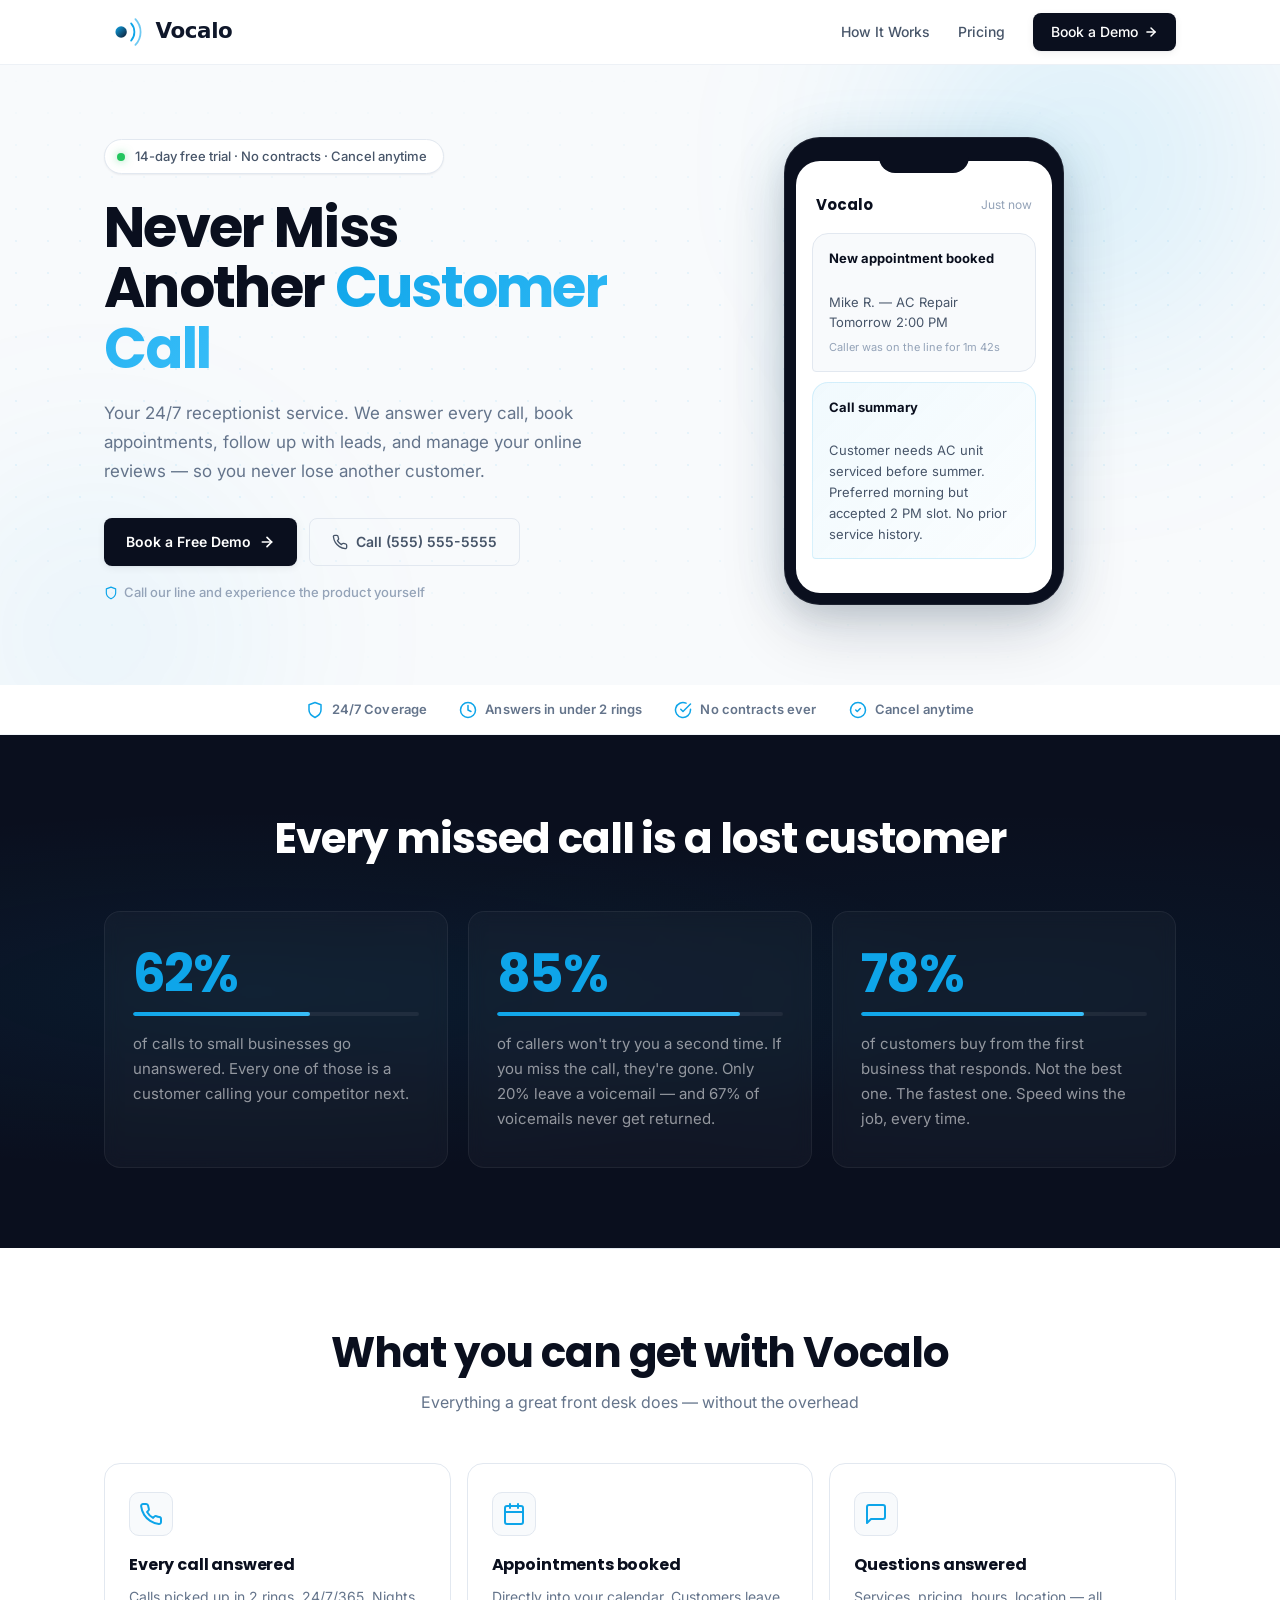
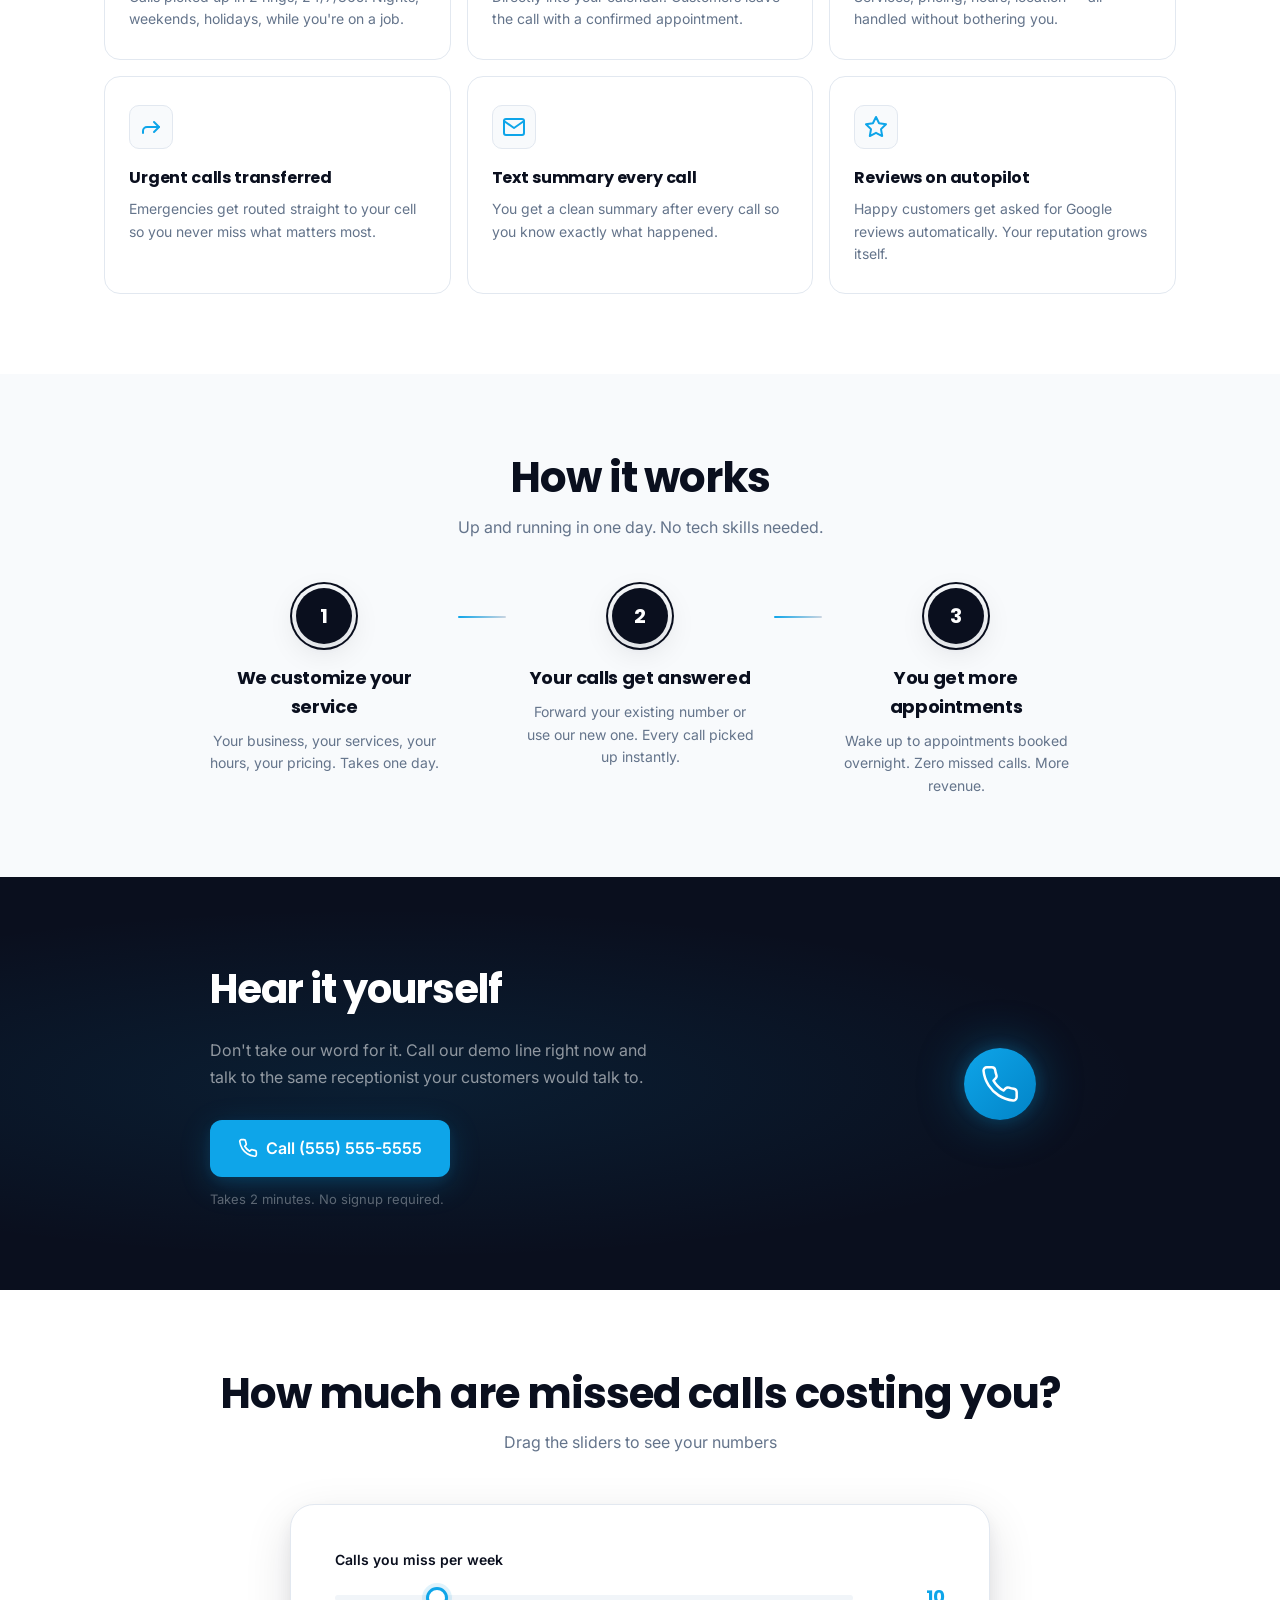
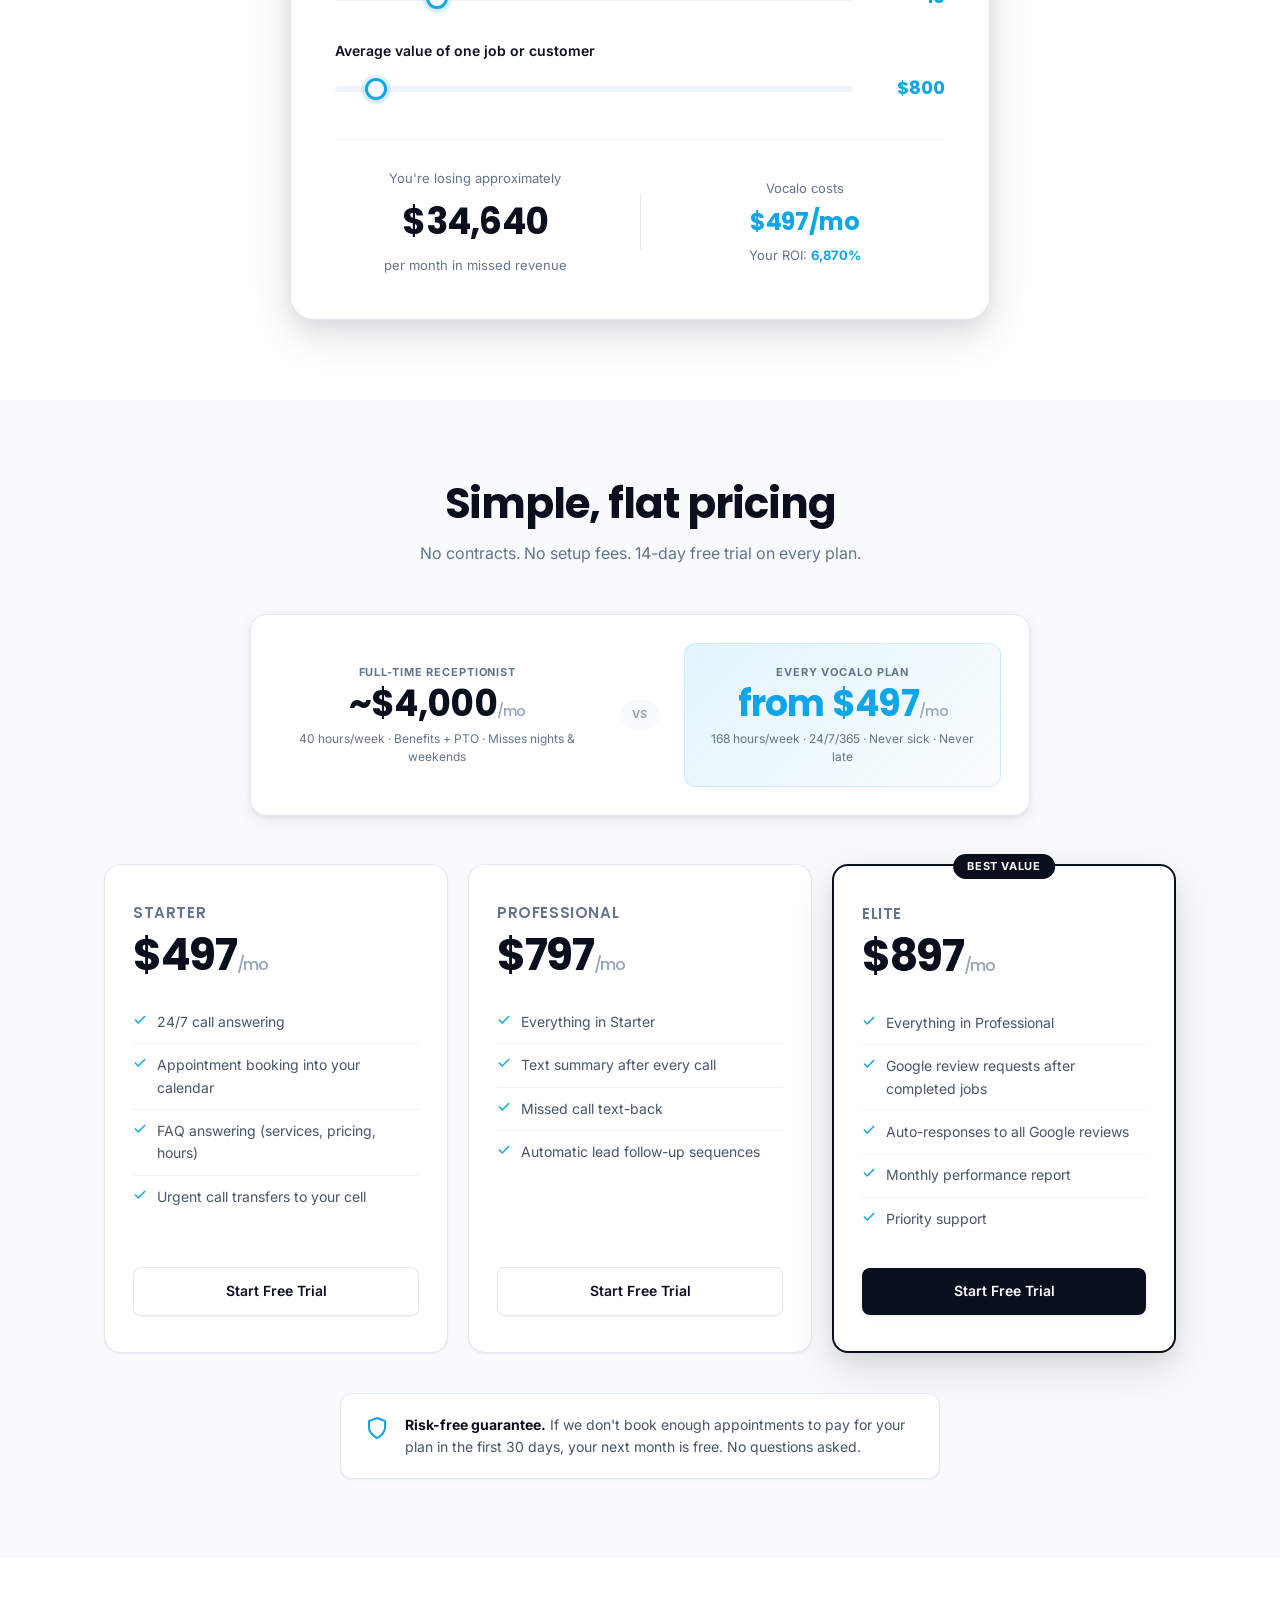
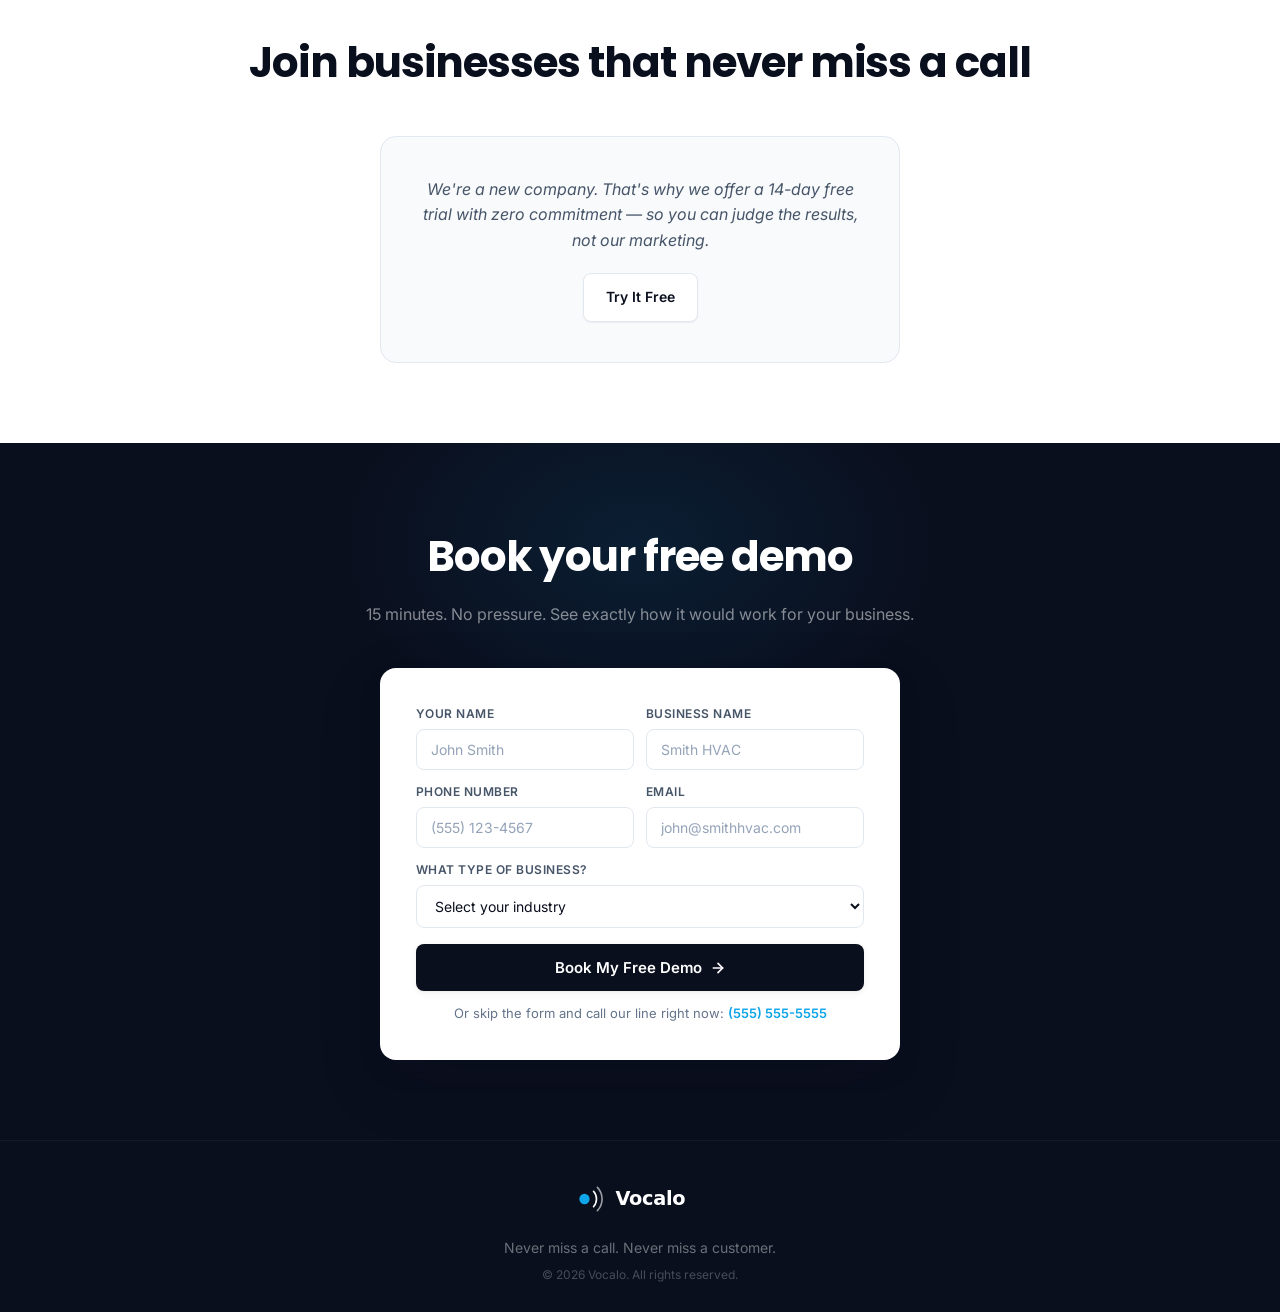
<file: landing-page-v2/index.html>
<!DOCTYPE html>
<html lang="en">
<head>
  <meta charset="UTF-8">
  <meta name="viewport" content="width=device-width, initial-scale=1.0">
  <title>Vocalo — Never Miss Another Customer Call</title>
  <meta name="description" content="24/7 receptionist service that answers every call, books appointments, and makes sure no customer slips through the cracks. Try it free for 14 days.">

  <!-- Open Graph -->
  <meta property="og:title" content="Vocalo — Never Miss Another Customer Call">
  <meta property="og:description" content="24/7 receptionist service. Every call answered. Every appointment booked. Every customer captured.">
  <meta property="og:type" content="website">

  <!-- Meta Pixel - Replace PIXEL_ID with real ID once created -->
  <!-- <script>
    !function(f,b,e,v,n,t,s){if(f.fbq)return;n=f.fbq=function(){n.callMethod?n.callMethod.apply(n,arguments):n.queue.push(arguments)};if(!f._fbq)f._fbq=n;n.push=n;n.loaded=!0;n.version='2.0';n.queue=[];t=b.createElement(e);t.async=!0;t.src=v;s=b.getElementsByTagName(e)[0];s.parentNode.insertBefore(t,s)}(window,document,'script','https://connect.facebook.net/en_US/fbevents.js');
    fbq('init', 'PIXEL_ID');
    fbq('track', 'PageView');
  </script> -->

  <link rel="preconnect" href="https://fonts.googleapis.com">
  <link rel="preconnect" href="https://fonts.gstatic.com" crossorigin>
  <link href="https://fonts.googleapis.com/css2?family=Inter:wght@400;500;600;700;800&family=Poppins:wght@300;400;500;600;700;800&display=swap" rel="stylesheet">
  <link rel="stylesheet" href="styles.css">
</head>
<body>

<!-- NAV -->
<nav class="nav">
  <div class="container nav-inner">
    <a href="#" class="logo-link"><img src="assets/logo.svg" alt="Vocalo" height="40"></a>
    <div class="nav-links">
      <a href="#how">How It Works</a>
      <a href="#pricing">Pricing</a>
      <a href="#demo" class="nav-cta">
        Book a Demo
        <svg width="14" height="14" viewBox="0 0 24 24" fill="none" stroke="currentColor" stroke-width="2.5" stroke-linecap="round" stroke-linejoin="round"><path d="M5 12h14"/><path d="m12 5 7 7-7 7"/></svg>
      </a>
    </div>
  </div>
</nav>

<!-- HERO -->
<section class="hero">
  <div class="hero-glow hero-glow-1"></div>
  <div class="hero-glow hero-glow-2"></div>
  <div class="hero-grid-bg"></div>
  <div class="container hero-grid">
    <div class="hero-text">
      <div class="hero-badge">
        <span class="hero-badge-dot"></span>
        14-day free trial · No contracts · Cancel anytime
      </div>
      <h1>Never Miss Another <span class="accent">Customer Call</span></h1>
      <p class="hero-sub">Your 24/7 receptionist service. We answer every call, book appointments, follow up with leads, and manage your online reviews — so you never lose another customer.</p>
      <div class="hero-ctas">
        <a href="#demo" class="btn btn-primary">
          Book a Free Demo
          <svg width="16" height="16" viewBox="0 0 24 24" fill="none" stroke="currentColor" stroke-width="2.5" stroke-linecap="round" stroke-linejoin="round"><path d="M5 12h14"/><path d="m12 5 7 7-7 7"/></svg>
        </a>
        <a href="tel:+15555555555" class="btn btn-ghost">
          <svg width="16" height="16" viewBox="0 0 24 24" fill="none" stroke="currentColor" stroke-width="2" stroke-linecap="round" stroke-linejoin="round"><path d="M22 16.92v3a2 2 0 0 1-2.18 2 19.79 19.79 0 0 1-8.63-3.07 19.5 19.5 0 0 1-6-6 19.79 19.79 0 0 1-3.07-8.67A2 2 0 0 1 4.11 2h3a2 2 0 0 1 2 1.72c.127.96.361 1.903.7 2.81a2 2 0 0 1-.45 2.11L8.09 9.91a16 16 0 0 0 6 6l1.27-1.27a2 2 0 0 1 2.11-.45c.907.339 1.85.573 2.81.7A2 2 0 0 1 22 16.92z"/></svg>
          Call (555) 555-5555
        </a>
      </div>
      <p class="hero-trust">
        <svg width="14" height="14" viewBox="0 0 24 24" fill="none" stroke="currentColor" stroke-width="2" stroke-linecap="round" stroke-linejoin="round"><path d="M12 22s8-4 8-10V5l-8-3-8 3v7c0 6 8 10 8 10z"/></svg>
        Call our line and experience the product yourself
      </p>
    </div>
    <div class="hero-visual">
      <div class="phone-mockup">
        <div class="phone-notch"></div>
        <div class="phone-screen">
          <div class="phone-header">
            <span class="phone-sender">Vocalo</span>
            <span class="phone-time">Just now</span>
          </div>
          <div class="phone-bubble">
            <strong>New appointment booked</strong><br>
            Mike R. — AC Repair<br>
            Tomorrow 2:00 PM<br>
            <span class="phone-meta">Caller was on the line for 1m 42s</span>
          </div>
          <div class="phone-bubble phone-bubble-secondary">
            <strong>Call summary</strong><br>
            Customer needs AC unit serviced before summer. Preferred morning but accepted 2 PM slot. No prior service history.
          </div>
        </div>
      </div>
      <div class="phone-glow"></div>
    </div>
  </div>
</section>

<!-- TRUST BAR -->
<div class="trust-bar">
  <div class="container">
    <div class="trust-bar-inner">
      <div class="trust-item">
        <svg width="18" height="18" viewBox="0 0 24 24" fill="none" stroke="currentColor" stroke-width="2" stroke-linecap="round" stroke-linejoin="round"><path d="M12 22s8-4 8-10V5l-8-3-8 3v7c0 6 8 10 8 10z"/></svg>
        <span>24/7 Coverage</span>
      </div>
      <div class="trust-item">
        <svg width="18" height="18" viewBox="0 0 24 24" fill="none" stroke="currentColor" stroke-width="2" stroke-linecap="round" stroke-linejoin="round"><circle cx="12" cy="12" r="10"/><polyline points="12 6 12 12 16 14"/></svg>
        <span>Answers in under 2 rings</span>
      </div>
      <div class="trust-item">
        <svg width="18" height="18" viewBox="0 0 24 24" fill="none" stroke="currentColor" stroke-width="2" stroke-linecap="round" stroke-linejoin="round"><path d="M22 11.08V12a10 10 0 1 1-5.93-9.14"/><polyline points="22 4 12 14.01 9 11.01"/></svg>
        <span>No contracts ever</span>
      </div>
      <div class="trust-item">
        <svg width="18" height="18" viewBox="0 0 24 24" fill="none" stroke="currentColor" stroke-width="2" stroke-linecap="round" stroke-linejoin="round"><path d="M12 22c5.523 0 10-4.477 10-10S17.523 2 12 2 2 6.477 2 12s4.477 10 10 10z"/><path d="m9 12 2 2 4-4"/></svg>
        <span>Cancel anytime</span>
      </div>
    </div>
  </div>
</div>

<!-- PROBLEM -->
<section class="problem">
  <div class="problem-gradient"></div>
  <div class="container">
    <h2 class="section-title">Every missed call is a lost customer</h2>
    <div class="problem-grid">
      <div class="problem-card" data-delay="0">
        <div class="problem-num" data-target="62">0%</div>
        <div class="problem-bar"><div class="problem-bar-fill" data-width="62"></div></div>
        <p>of calls to small businesses go unanswered. Every one of those is a customer calling your competitor next.</p>
      </div>
      <div class="problem-card" data-delay="100">
        <div class="problem-num" data-target="85">0%</div>
        <div class="problem-bar"><div class="problem-bar-fill" data-width="85"></div></div>
        <p>of callers won't try you a second time. If you miss the call, they're gone. Only 20% leave a voicemail — and 67% of voicemails never get returned.</p>
      </div>
      <div class="problem-card" data-delay="200">
        <div class="problem-num" data-target="78">0%</div>
        <div class="problem-bar"><div class="problem-bar-fill" data-width="78"></div></div>
        <p>of customers buy from the first business that responds. Not the best one. The fastest one. Speed wins the job, every time.</p>
      </div>
    </div>
  </div>
</section>

<!-- SECTION DIVIDER -->
<div class="section-divider divider-dark-to-light"></div>

<!-- SOLUTION -->
<section class="solution">
  <div class="container">
    <h2 class="section-title">What you can get with Vocalo</h2>
    <p class="section-sub">Everything a great front desk does — without the overhead</p>
    <div class="solution-grid">
      <div class="feature">
        <div class="feature-icon">
          <svg width="24" height="24" viewBox="0 0 24 24" fill="none" stroke="currentColor" stroke-width="2" stroke-linecap="round" stroke-linejoin="round"><path d="M22 16.92v3a2 2 0 0 1-2.18 2 19.79 19.79 0 0 1-8.63-3.07 19.5 19.5 0 0 1-6-6 19.79 19.79 0 0 1-3.07-8.67A2 2 0 0 1 4.11 2h3a2 2 0 0 1 2 1.72c.127.96.361 1.903.7 2.81a2 2 0 0 1-.45 2.11L8.09 9.91a16 16 0 0 0 6 6l1.27-1.27a2 2 0 0 1 2.11-.45c.907.339 1.85.573 2.81.7A2 2 0 0 1 22 16.92z"/></svg>
        </div>
        <h3>Every call answered</h3>
        <p>Calls picked up in 2 rings, 24/7/365. Nights, weekends, holidays, while you're on a job.</p>
      </div>
      <div class="feature">
        <div class="feature-icon">
          <svg width="24" height="24" viewBox="0 0 24 24" fill="none" stroke="currentColor" stroke-width="2" stroke-linecap="round" stroke-linejoin="round"><rect x="3" y="4" width="18" height="18" rx="2" ry="2"/><line x1="16" y1="2" x2="16" y2="6"/><line x1="8" y1="2" x2="8" y2="6"/><line x1="3" y1="10" x2="21" y2="10"/></svg>
        </div>
        <h3>Appointments booked</h3>
        <p>Directly into your calendar. Customers leave the call with a confirmed appointment.</p>
      </div>
      <div class="feature">
        <div class="feature-icon">
          <svg width="24" height="24" viewBox="0 0 24 24" fill="none" stroke="currentColor" stroke-width="2" stroke-linecap="round" stroke-linejoin="round"><path d="M21 15a2 2 0 0 1-2 2H7l-4 4V5a2 2 0 0 1 2-2h14a2 2 0 0 1 2 2z"/></svg>
        </div>
        <h3>Questions answered</h3>
        <p>Services, pricing, hours, location — all handled without bothering you.</p>
      </div>
      <div class="feature">
        <div class="feature-icon">
          <svg width="24" height="24" viewBox="0 0 24 24" fill="none" stroke="currentColor" stroke-width="2" stroke-linecap="round" stroke-linejoin="round"><polyline points="15 17 20 12 15 7"/><path d="M4 18v-2a4 4 0 0 1 4-4h12"/></svg>
        </div>
        <h3>Urgent calls transferred</h3>
        <p>Emergencies get routed straight to your cell so you never miss what matters most.</p>
      </div>
      <div class="feature">
        <div class="feature-icon">
          <svg width="24" height="24" viewBox="0 0 24 24" fill="none" stroke="currentColor" stroke-width="2" stroke-linecap="round" stroke-linejoin="round"><path d="M4 4h16c1.1 0 2 .9 2 2v12c0 1.1-.9 2-2 2H4c-1.1 0-2-.9-2-2V6c0-1.1.9-2 2-2z"/><polyline points="22,6 12,13 2,6"/></svg>
        </div>
        <h3>Text summary every call</h3>
        <p>You get a clean summary after every call so you know exactly what happened.</p>
      </div>
      <div class="feature">
        <div class="feature-icon">
          <svg width="24" height="24" viewBox="0 0 24 24" fill="none" stroke="currentColor" stroke-width="2" stroke-linecap="round" stroke-linejoin="round"><polygon points="12 2 15.09 8.26 22 9.27 17 14.14 18.18 21.02 12 17.77 5.82 21.02 7 14.14 2 9.27 8.91 8.26 12 2"/></svg>
        </div>
        <h3>Reviews on autopilot</h3>
        <p>Happy customers get asked for Google reviews automatically. Your reputation grows itself.</p>
      </div>
    </div>
  </div>
</section>

<!-- HOW IT WORKS -->
<section class="how" id="how">
  <div class="container">
    <h2 class="section-title">How it works</h2>
    <p class="section-sub">Up and running in one day. No tech skills needed.</p>
    <div class="how-steps">
      <div class="how-step">
        <div class="how-num">1</div>
        <div class="how-content">
          <h3>We customize your service</h3>
          <p>Your business, your services, your hours, your pricing. Takes one day.</p>
        </div>
      </div>
      <div class="how-connector"><div class="how-connector-line"></div></div>
      <div class="how-step">
        <div class="how-num">2</div>
        <div class="how-content">
          <h3>Your calls get answered</h3>
          <p>Forward your existing number or use our new one. Every call picked up instantly.</p>
        </div>
      </div>
      <div class="how-connector"><div class="how-connector-line"></div></div>
      <div class="how-step">
        <div class="how-num">3</div>
        <div class="how-content">
          <h3>You get more appointments</h3>
          <p>Wake up to appointments booked overnight. Zero missed calls. More revenue.</p>
        </div>
      </div>
    </div>
  </div>
</section>

<!-- DEMO CALL-IN -->
<section class="demo-call">
  <div class="demo-call-bg"></div>
  <div class="container">
    <div class="demo-call-card">
      <div class="demo-call-text">
        <h2>Hear it yourself</h2>
        <p>Don't take our word for it. Call our demo line right now and talk to the same receptionist your customers would talk to.</p>
        <a href="tel:+15555555555" class="btn btn-accent btn-lg">
          <svg width="20" height="20" viewBox="0 0 24 24" fill="none" stroke="currentColor" stroke-width="2" stroke-linecap="round" stroke-linejoin="round"><path d="M22 16.92v3a2 2 0 0 1-2.18 2 19.79 19.79 0 0 1-8.63-3.07 19.5 19.5 0 0 1-6-6 19.79 19.79 0 0 1-3.07-8.67A2 2 0 0 1 4.11 2h3a2 2 0 0 1 2 1.72c.127.96.361 1.903.7 2.81a2 2 0 0 1-.45 2.11L8.09 9.91a16 16 0 0 0 6 6l1.27-1.27a2 2 0 0 1 2.11-.45c.907.339 1.85.573 2.81.7A2 2 0 0 1 22 16.92z"/></svg>
          Call (555) 555-5555
        </a>
        <span class="demo-call-note">Takes 2 minutes. No signup required.</span>
      </div>
      <div class="demo-call-visual">
        <div class="pulse-ring"></div>
        <div class="pulse-ring pulse-ring-2"></div>
        <div class="pulse-ring pulse-ring-3"></div>
        <div class="pulse-icon">
          <svg width="40" height="40" viewBox="0 0 24 24" fill="none" stroke="currentColor" stroke-width="1.5" stroke-linecap="round" stroke-linejoin="round"><path d="M22 16.92v3a2 2 0 0 1-2.18 2 19.79 19.79 0 0 1-8.63-3.07 19.5 19.5 0 0 1-6-6 19.79 19.79 0 0 1-3.07-8.67A2 2 0 0 1 4.11 2h3a2 2 0 0 1 2 1.72c.127.96.361 1.903.7 2.81a2 2 0 0 1-.45 2.11L8.09 9.91a16 16 0 0 0 6 6l1.27-1.27a2 2 0 0 1 2.11-.45c.907.339 1.85.573 2.81.7A2 2 0 0 1 22 16.92z"/></svg>
        </div>
      </div>
    </div>
  </div>
</section>

<!-- ROI CALCULATOR -->
<section class="roi">
  <div class="container">
    <h2 class="section-title">How much are missed calls costing you?</h2>
    <p class="section-sub">Drag the sliders to see your numbers</p>
    <div class="roi-card">
      <div class="roi-inputs">
        <div class="roi-input">
          <label>Calls you miss per week</label>
          <div class="slider-row">
            <input type="range" id="callsSlider" min="1" max="50" value="10" step="1">
            <span class="slider-value" id="callsValue">10</span>
          </div>
        </div>
        <div class="roi-input">
          <label>Average value of one job or customer</label>
          <div class="slider-row">
            <input type="range" id="valueSlider" min="200" max="10000" value="800" step="100">
            <span class="slider-value" id="valueValue">$800</span>
          </div>
        </div>
      </div>
      <div class="roi-output">
        <div class="roi-stat">
          <div class="roi-label">You're losing approximately</div>
          <div class="roi-amount" id="lossAmount">$34,640</div>
          <div class="roi-label">per month in missed revenue</div>
        </div>
        <div class="roi-divider"></div>
        <div class="roi-stat">
          <div class="roi-label">Vocalo costs</div>
          <div class="roi-amount small">$497/mo</div>
          <div class="roi-label">Your ROI: <strong id="roiPercent">6,870%</strong></div>
        </div>
      </div>
    </div>
  </div>
</section>

<!-- PRICING -->
<section class="pricing" id="pricing">
  <div class="container">
    <h2 class="section-title">Simple, flat pricing</h2>
    <p class="section-sub">No contracts. No setup fees. 14-day free trial on every plan.</p>

    <div class="price-anchor">
      <div class="anchor-compare">
        <div class="anchor-col">
          <div class="anchor-label">Full-time receptionist</div>
          <div class="anchor-value">~$4,000<span>/mo</span></div>
          <div class="anchor-detail">40 hours/week · Benefits + PTO · Misses nights & weekends</div>
        </div>
        <div class="anchor-vs">vs</div>
        <div class="anchor-col highlight">
          <div class="anchor-label">Every Vocalo plan</div>
          <div class="anchor-value">from $497<span>/mo</span></div>
          <div class="anchor-detail">168 hours/week · 24/7/365 · Never sick · Never late</div>
        </div>
      </div>
    </div>

    <div class="pricing-grid">

      <div class="plan">
        <div class="plan-name">Starter</div>
        <div class="plan-price">$497<span>/mo</span></div>
        <ul class="plan-features">
          <li>24/7 call answering</li>
          <li>Appointment booking into your calendar</li>
          <li>FAQ answering (services, pricing, hours)</li>
          <li>Urgent call transfers to your cell</li>
        </ul>
        <a href="#demo" class="btn btn-secondary plan-cta">Start Free Trial</a>
      </div>

      <div class="plan">
        <div class="plan-name">Professional</div>
        <div class="plan-price">$797<span>/mo</span></div>
        <ul class="plan-features">
          <li>Everything in Starter</li>
          <li>Text summary after every call</li>
          <li>Missed call text-back</li>
          <li>Automatic lead follow-up sequences</li>
        </ul>
        <a href="#demo" class="btn btn-secondary plan-cta">Start Free Trial</a>
      </div>

      <div class="plan plan-featured">
        <div class="plan-badge">Best Value</div>
        <div class="plan-name">Elite</div>
        <div class="plan-price">$897<span>/mo</span></div>
        <ul class="plan-features">
          <li>Everything in Professional</li>
          <li>Google review requests after completed jobs</li>
          <li>Auto-responses to all Google reviews</li>
          <li>Monthly performance report</li>
          <li>Priority support</li>
        </ul>
        <a href="#demo" class="btn btn-primary plan-cta">Start Free Trial</a>
      </div>

    </div>

    <div class="guarantee">
      <svg width="24" height="24" viewBox="0 0 24 24" fill="none" stroke="currentColor" stroke-width="2" stroke-linecap="round" stroke-linejoin="round"><path d="M12 22s8-4 8-10V5l-8-3-8 3v7c0 6 8 10 8 10z"/></svg>
      <div>
        <strong>Risk-free guarantee.</strong> If we don't book enough appointments to pay for your plan in the first 30 days, your next month is free. No questions asked.
      </div>
    </div>
  </div>
</section>

<!-- TESTIMONIALS PLACEHOLDER -->
<section class="testimonials">
  <div class="container">
    <h2 class="section-title">Join businesses that never miss a call</h2>
    <div class="testimonial-placeholder">
      <p>We're a new company. That's why we offer a 14-day free trial with zero commitment — so you can judge the results, not our marketing.</p>
      <a href="#demo" class="btn btn-secondary">Try It Free</a>
    </div>
  </div>
</section>

<!-- CTA FORM -->
<section class="cta" id="demo">
  <div class="cta-glow"></div>
  <div class="container">
    <h2>Book your free demo</h2>
    <p class="cta-sub">15 minutes. No pressure. See exactly how it would work for your business.</p>
    <form class="lead-form" id="leadForm" action="#" method="POST">
      <div class="form-row">
        <div class="form-field">
          <label for="name">Your name</label>
          <input type="text" id="name" name="name" placeholder="John Smith" required>
        </div>
        <div class="form-field">
          <label for="business">Business name</label>
          <input type="text" id="business" name="business" placeholder="Smith HVAC" required>
        </div>
      </div>
      <div class="form-row">
        <div class="form-field">
          <label for="phone">Phone number</label>
          <input type="tel" id="phone" name="phone" placeholder="(555) 123-4567" required>
        </div>
        <div class="form-field">
          <label for="email">Email</label>
          <input type="email" id="email" name="email" placeholder="john@smithhvac.com" required>
        </div>
      </div>
      <div class="form-field">
        <label for="business_type">What type of business?</label>
        <select id="business_type" name="business_type" required>
          <option value="">Select your industry</option>
          <option value="hvac">HVAC</option>
          <option value="plumbing">Plumbing</option>
          <option value="electrical">Electrical</option>
          <option value="roofing">Roofing</option>
          <option value="dental">Dental</option>
          <option value="medical">Medical</option>
          <option value="other">Other</option>
        </select>
      </div>
      <button type="submit" class="btn btn-primary btn-full">
        Book My Free Demo
        <svg width="16" height="16" viewBox="0 0 24 24" fill="none" stroke="currentColor" stroke-width="2.5" stroke-linecap="round" stroke-linejoin="round"><path d="M5 12h14"/><path d="m12 5 7 7-7 7"/></svg>
      </button>
      <p class="form-trust">Or skip the form and call our line right now: <a href="tel:+15555555555">(555) 555-5555</a></p>
    </form>

    <!-- Thank You State (hidden by default, shown after submission) -->
    <div class="thank-you" id="thankYou" style="display:none;">
      <div class="thank-you-card">
        <div class="thank-you-icon">
          <svg width="48" height="48" viewBox="0 0 24 24" fill="none" stroke="currentColor" stroke-width="2" stroke-linecap="round" stroke-linejoin="round"><path d="M22 11.08V12a10 10 0 1 1-5.93-9.14"/><polyline points="22 4 12 14.01 9 11.01"/></svg>
        </div>
        <h3>You're in — talk soon!</h3>
        <p>We'll reach out within 1 hour to set up your demo.</p>
        <div class="thank-you-steps">
          <div class="ty-step">
            <span class="ty-num">1</span>
            <span>Check your phone — we'll call or text to confirm</span>
          </div>
          <div class="ty-step">
            <span class="ty-num">2</span>
            <span>We'll walk you through exactly how it works for your business</span>
          </div>
          <div class="ty-step">
            <span class="ty-num">3</span>
            <span>You'll be live within 24 hours of your demo</span>
          </div>
        </div>
        <p class="ty-cta">Can't wait? <a href="tel:+15555555555">Call us now at (555) 555-5555</a></p>
      </div>
    </div>
  </div>
</section>

<!-- FOOTER -->
<footer class="footer">
  <div class="container footer-inner">
    <img src="assets/logo-white.svg" alt="Vocalo" height="36">
    <p class="footer-tag">Never miss a call. Never miss a customer.</p>
    <p class="footer-copy">&copy; 2026 Vocalo. All rights reserved.</p>
  </div>
</footer>

<script src="script.js"></script>
</body>
</html>
</file>
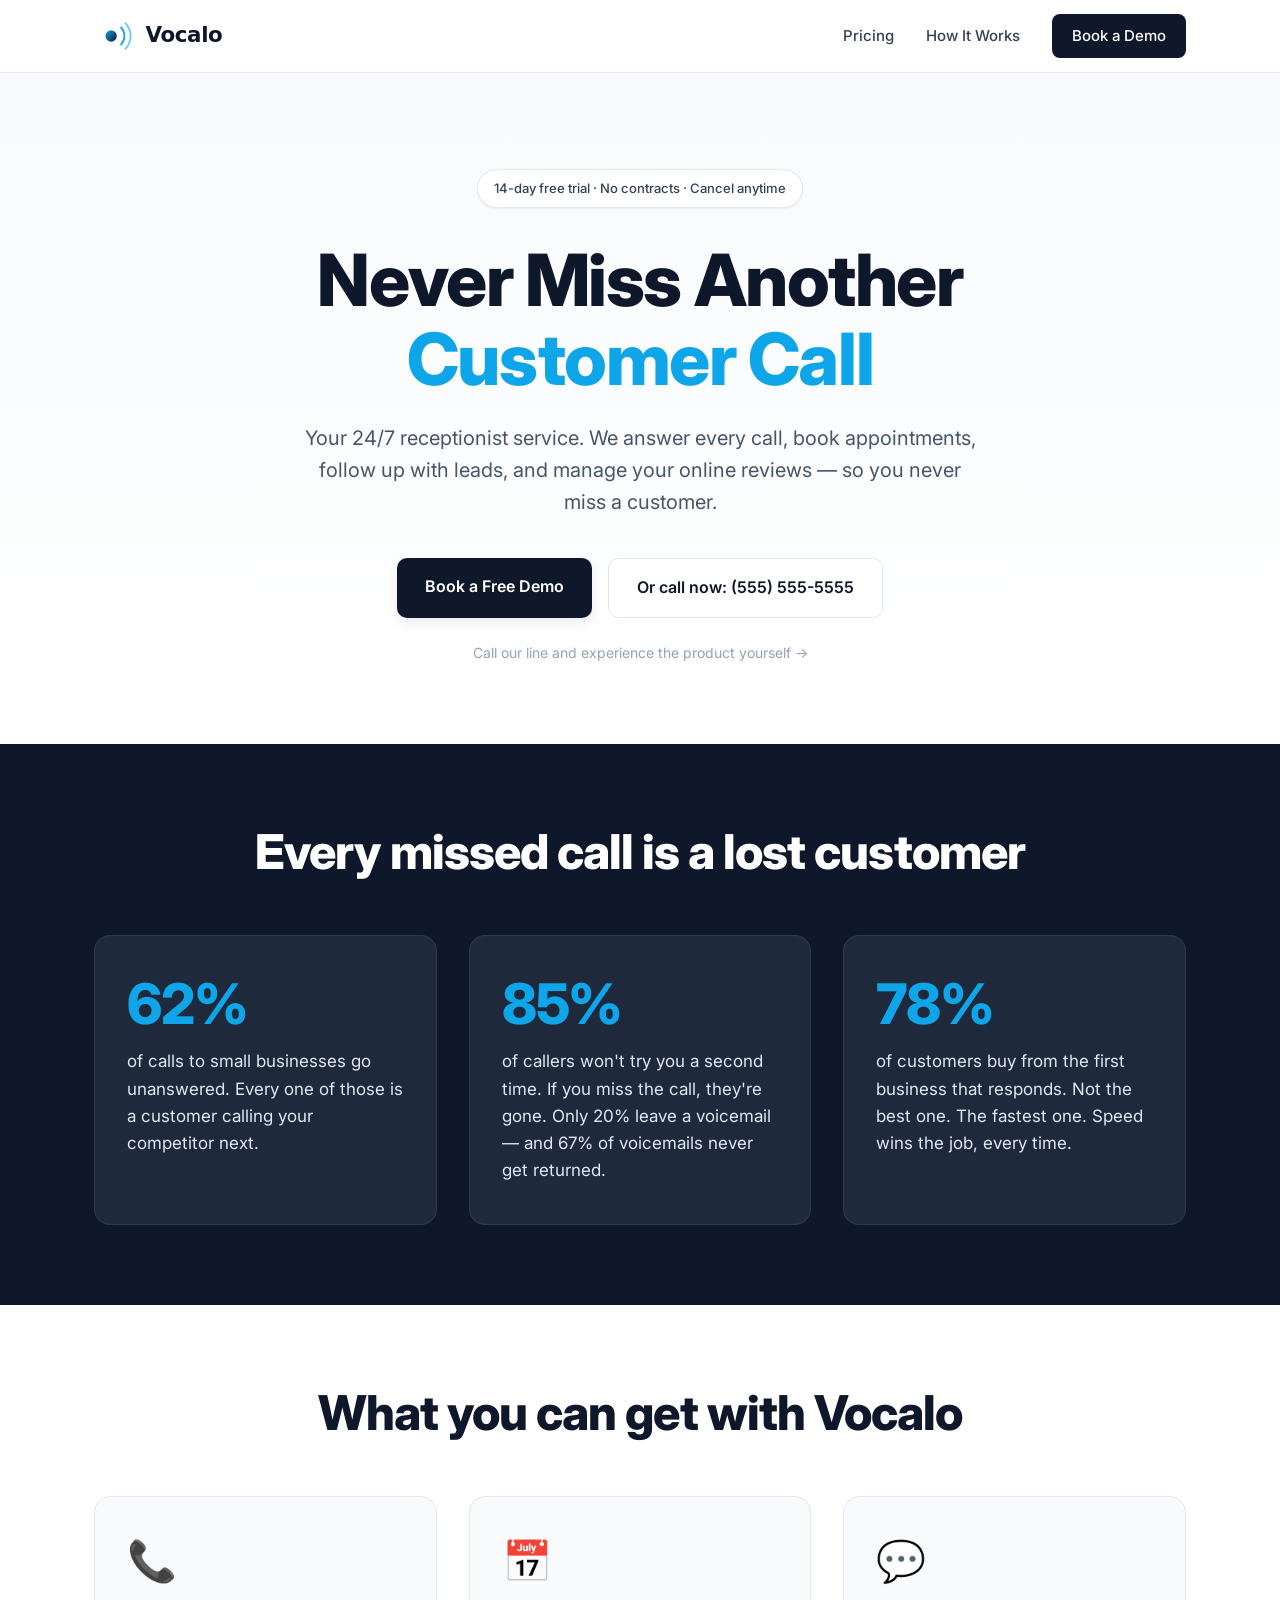
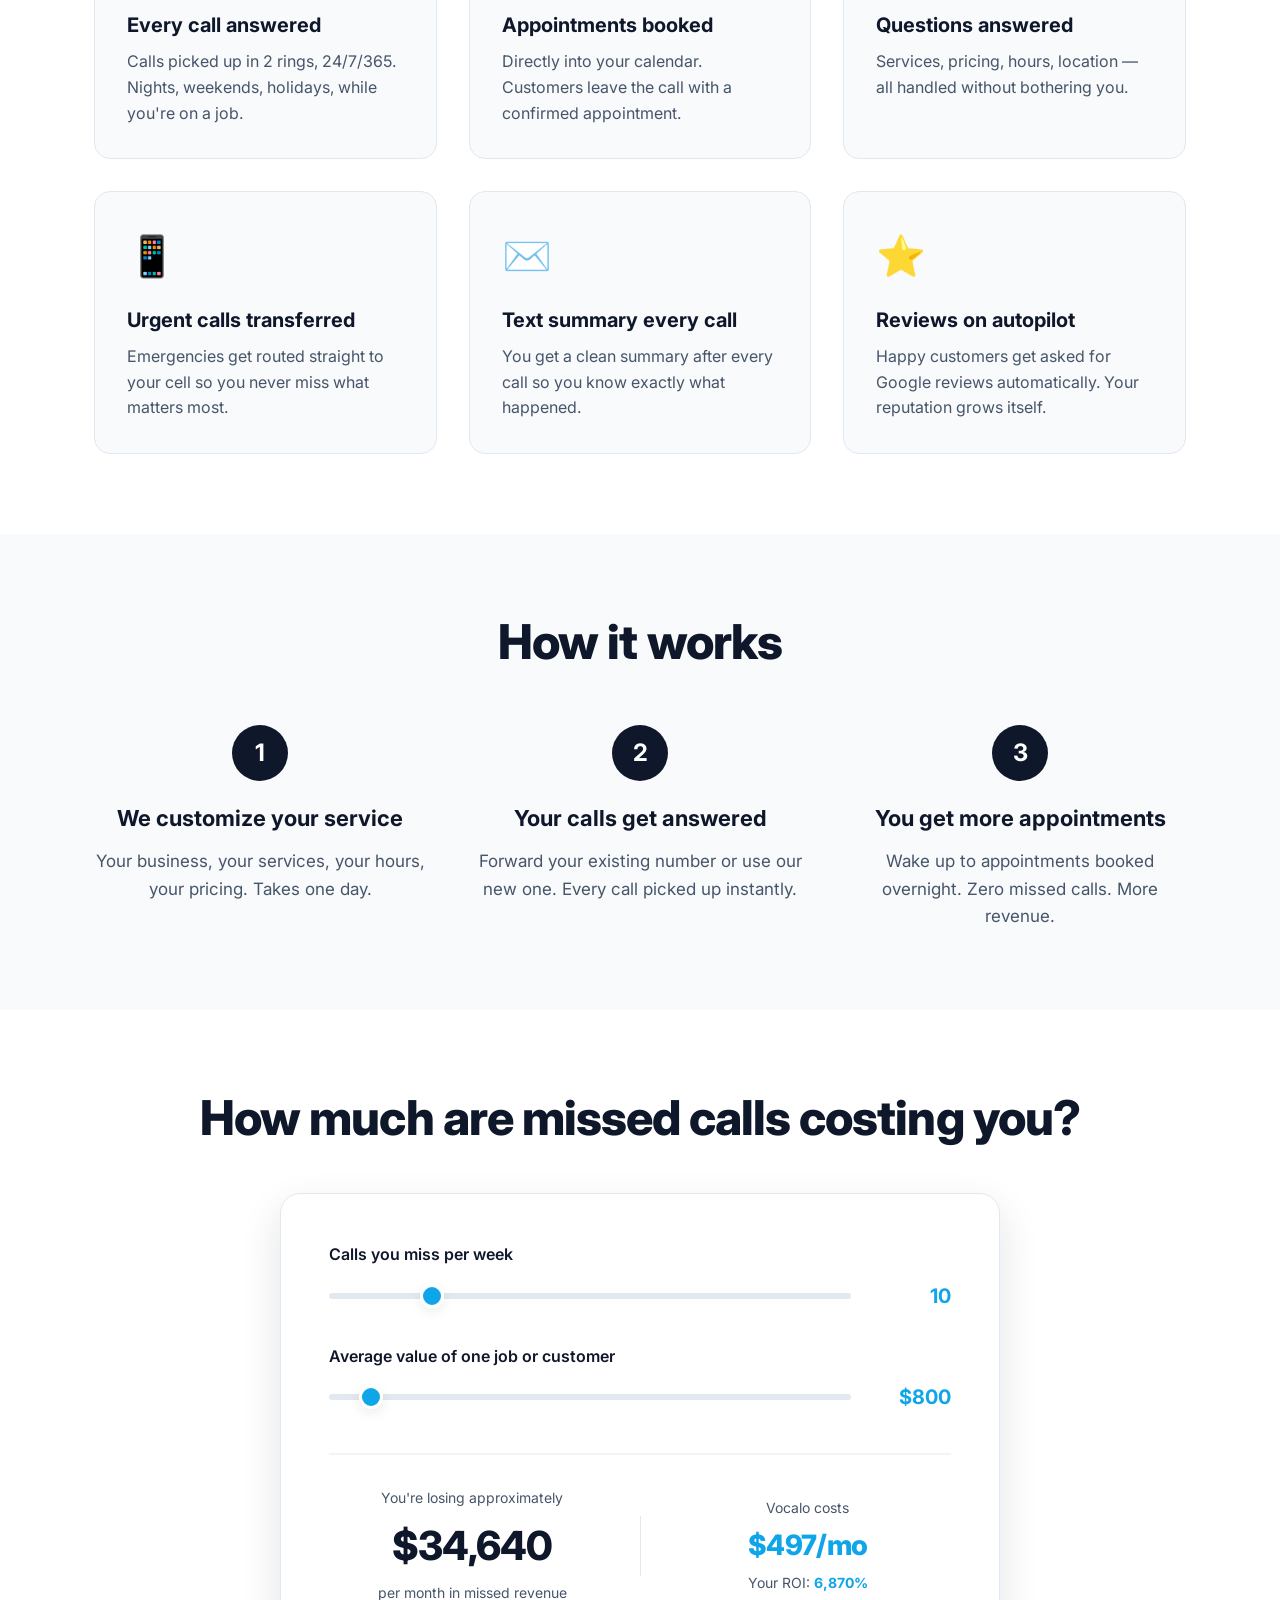
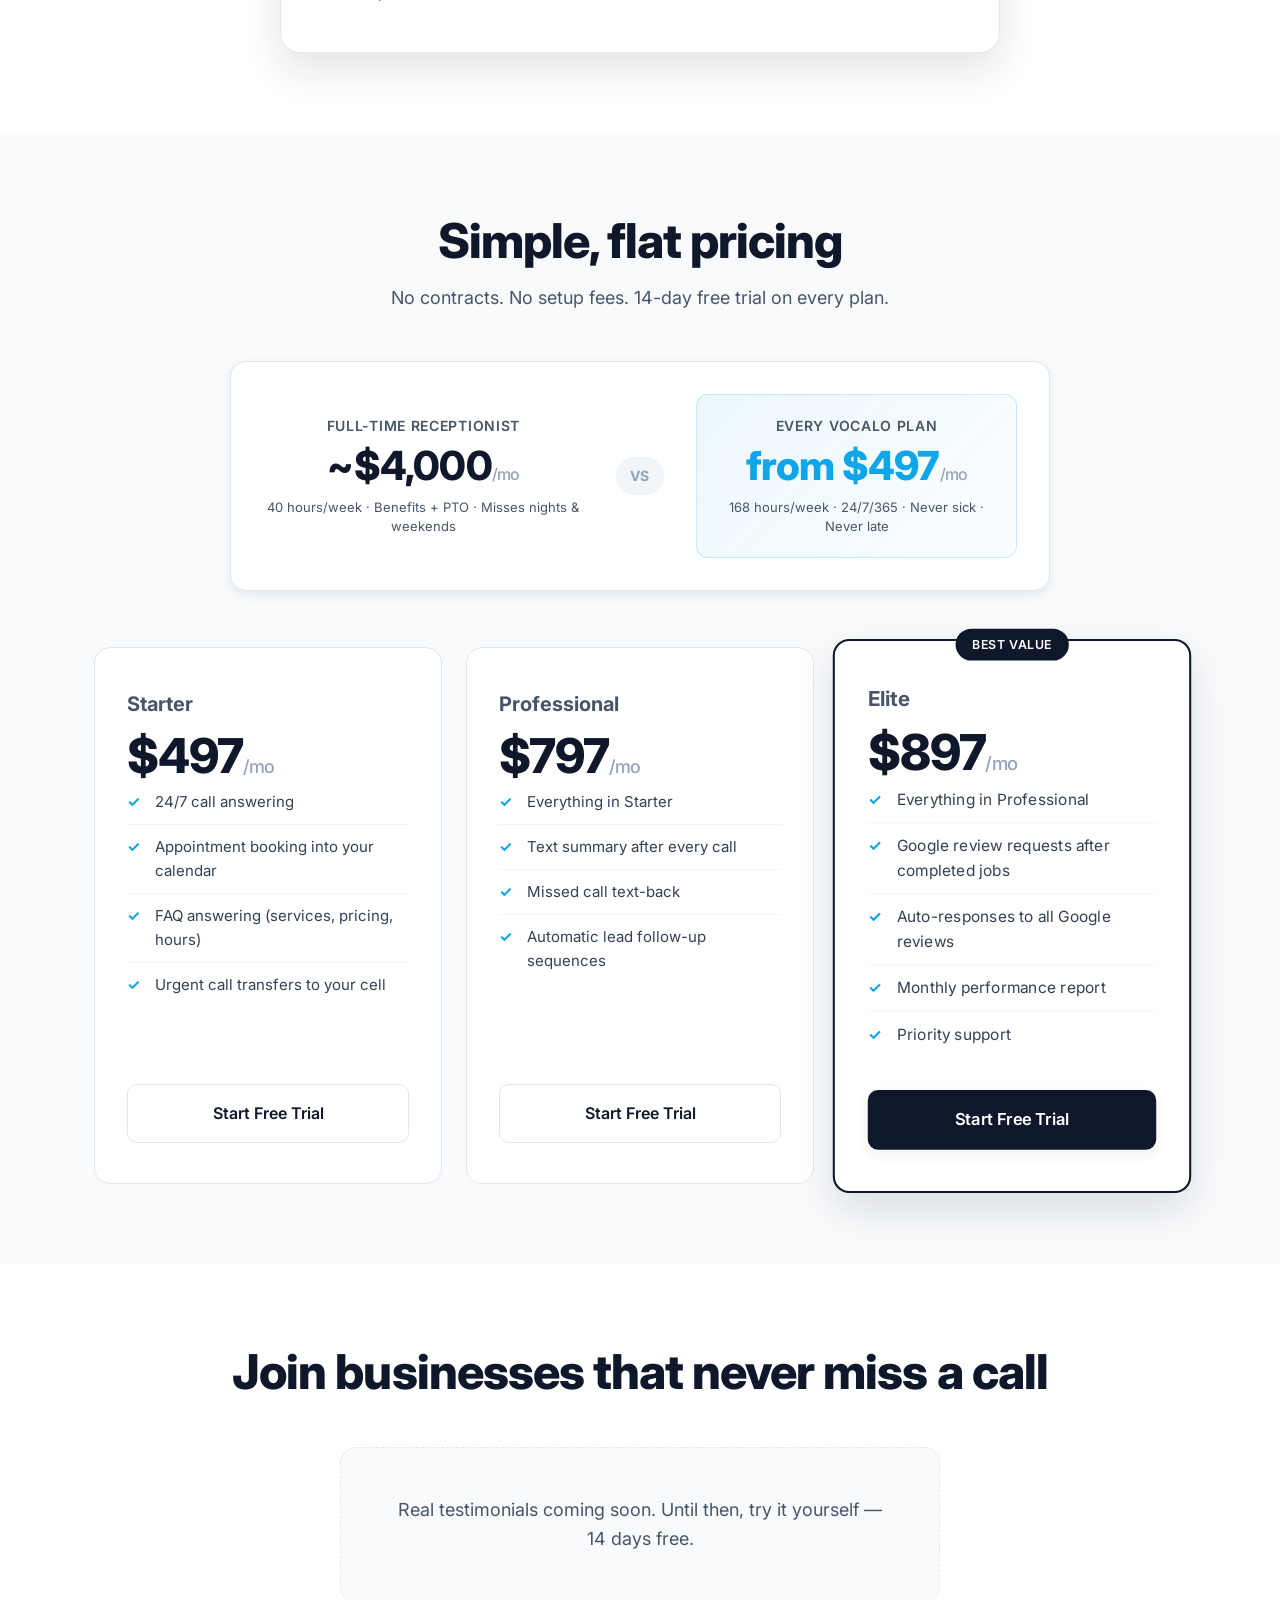
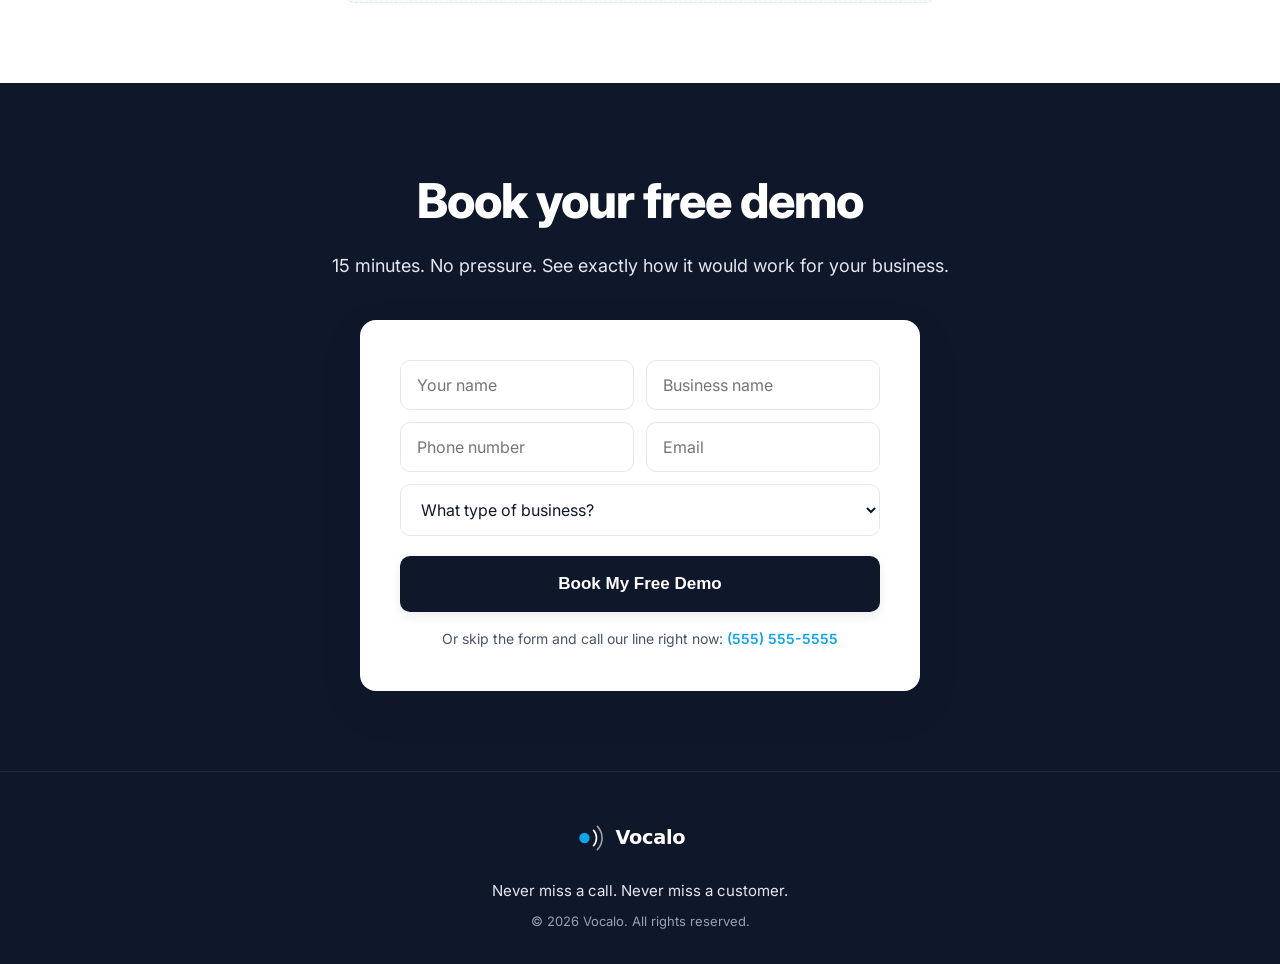
<file: landing-page/index.html>
<!DOCTYPE html>
<html lang="en">
<head>
  <meta charset="UTF-8">
  <meta name="viewport" content="width=device-width, initial-scale=1.0">
  <title>Vocalo — Never Miss Another Customer Call</title>
  <meta name="description" content="24/7 receptionist service that answers every call, books appointments, and makes sure no customer slips through the cracks. Try it free for 14 days.">

  <!-- Open Graph -->
  <meta property="og:title" content="Vocalo — Never Miss Another Customer Call">
  <meta property="og:description" content="24/7 receptionist service. Every call answered. Every appointment booked. Every customer captured.">
  <meta property="og:type" content="website">

  <!-- Meta Pixel - Replace PIXEL_ID with real ID once created -->
  <!-- <script>
    !function(f,b,e,v,n,t,s){if(f.fbq)return;n=f.fbq=function(){n.callMethod?n.callMethod.apply(n,arguments):n.queue.push(arguments)};if(!f._fbq)f._fbq=n;n.push=n;n.loaded=!0;n.version='2.0';n.queue=[];t=b.createElement(e);t.async=!0;t.src=v;s=b.getElementsByTagName(e)[0];s.parentNode.insertBefore(t,s)}(window,document,'script','https://connect.facebook.net/en_US/fbevents.js');
    fbq('init', 'PIXEL_ID');
    fbq('track', 'PageView');
  </script> -->

  <link rel="preconnect" href="https://fonts.googleapis.com">
  <link rel="preconnect" href="https://fonts.gstatic.com" crossorigin>
  <link href="https://fonts.googleapis.com/css2?family=Inter:wght@400;500;600;700;800&display=swap" rel="stylesheet">
  <link rel="stylesheet" href="styles.css">
</head>
<body>

<!-- NAV -->
<nav class="nav">
  <div class="container nav-inner">
    <a href="#" class="logo-link"><img src="assets/logo.svg" alt="Vocalo" height="40"></a>
    <div class="nav-links">
      <a href="#pricing">Pricing</a>
      <a href="#how" >How It Works</a>
      <a href="#demo" class="nav-cta">Book a Demo</a>
    </div>
  </div>
</nav>

<!-- HERO -->
<section class="hero">
  <div class="container">
    <div class="hero-badge">14-day free trial · No contracts · Cancel anytime</div>
    <h1>Never Miss Another<br><span class="accent">Customer Call</span></h1>
    <p class="hero-sub">Your 24/7 receptionist service. We answer every call, book appointments, follow up with leads, and manage your online reviews — so you never miss a customer.</p>
    <div class="hero-ctas">
      <a href="#demo" class="btn btn-primary">Book a Free Demo</a>
      <a href="tel:+15555555555" class="btn btn-secondary">Or call now: (555) 555-5555</a>
    </div>
    <p class="hero-trust">Call our line and experience the product yourself →</p>
  </div>
</section>

<!-- PROBLEM -->
<section class="problem">
  <div class="container">
    <h2 class="section-title">Every missed call is a lost customer</h2>
    <div class="problem-grid">
      <div class="problem-card">
        <div class="problem-num">62%</div>
        <p>of calls to small businesses go unanswered. Every one of those is a customer calling your competitor next.</p>
      </div>
      <div class="problem-card">
        <div class="problem-num">85%</div>
        <p>of callers won't try you a second time. If you miss the call, they're gone. Only 20% leave a voicemail — and 67% of voicemails never get returned.</p>
      </div>
      <div class="problem-card">
        <div class="problem-num">78%</div>
        <p>of customers buy from the first business that responds. Not the best one. The fastest one. Speed wins the job, every time.</p>
      </div>
    </div>
  </div>
</section>

<!-- SOLUTION -->
<section class="solution">
  <div class="container">
    <h2 class="section-title">What you can get with Vocalo</h2>
    <div class="solution-grid">
      <div class="feature">
        <div class="feature-icon">📞</div>
        <h3>Every call answered</h3>
        <p>Calls picked up in 2 rings, 24/7/365. Nights, weekends, holidays, while you're on a job.</p>
      </div>
      <div class="feature">
        <div class="feature-icon">📅</div>
        <h3>Appointments booked</h3>
        <p>Directly into your calendar. Customers leave the call with a confirmed appointment.</p>
      </div>
      <div class="feature">
        <div class="feature-icon">💬</div>
        <h3>Questions answered</h3>
        <p>Services, pricing, hours, location — all handled without bothering you.</p>
      </div>
      <div class="feature">
        <div class="feature-icon">📱</div>
        <h3>Urgent calls transferred</h3>
        <p>Emergencies get routed straight to your cell so you never miss what matters most.</p>
      </div>
      <div class="feature">
        <div class="feature-icon">✉️</div>
        <h3>Text summary every call</h3>
        <p>You get a clean summary after every call so you know exactly what happened.</p>
      </div>
      <div class="feature">
        <div class="feature-icon">⭐</div>
        <h3>Reviews on autopilot</h3>
        <p>Happy customers get asked for Google reviews automatically. Your reputation grows itself.</p>
      </div>
    </div>
  </div>
</section>

<!-- HOW IT WORKS -->
<section class="how" id="how">
  <div class="container">
    <h2 class="section-title">How it works</h2>
    <div class="how-steps">
      <div class="how-step">
        <div class="how-num">1</div>
        <h3>We customize your service</h3>
        <p>Your business, your services, your hours, your pricing. Takes one day.</p>
      </div>
      <div class="how-step">
        <div class="how-num">2</div>
        <h3>Your calls get answered</h3>
        <p>Forward your existing number or use our new one. Every call picked up instantly.</p>
      </div>
      <div class="how-step">
        <div class="how-num">3</div>
        <h3>You get more appointments</h3>
        <p>Wake up to appointments booked overnight. Zero missed calls. More revenue.</p>
      </div>
    </div>
  </div>
</section>

<!-- ROI CALCULATOR -->
<section class="roi">
  <div class="container">
    <h2 class="section-title">How much are missed calls costing you?</h2>
    <div class="roi-card">
      <div class="roi-input">
        <label>Calls you miss per week</label>
        <div class="slider-row">
          <input type="range" id="callsSlider" min="1" max="50" value="10" step="1">
          <span class="slider-value" id="callsValue">10</span>
        </div>
      </div>
      <div class="roi-input">
        <label>Average value of one job or customer</label>
        <div class="slider-row">
          <input type="range" id="valueSlider" min="200" max="10000" value="800" step="100">
          <span class="slider-value" id="valueValue">$800</span>
        </div>
      </div>
      <div class="roi-output">
        <div class="roi-stat">
          <div class="roi-label">You're losing approximately</div>
          <div class="roi-amount" id="lossAmount">$38,400</div>
          <div class="roi-label">per month in missed revenue</div>
        </div>
        <div class="roi-divider"></div>
        <div class="roi-stat">
          <div class="roi-label">Vocalo costs</div>
          <div class="roi-amount small">$497/mo</div>
          <div class="roi-label">Your ROI: <strong id="roiPercent">7,626%</strong></div>
        </div>
      </div>
    </div>
  </div>
</section>

<!-- PRICING -->
<section class="pricing" id="pricing">
  <div class="container">
    <h2 class="section-title">Simple, flat pricing</h2>
    <p class="section-sub">No contracts. No setup fees. 14-day free trial on every plan.</p>

    <div class="price-anchor">
      <div class="anchor-compare">
        <div class="anchor-col">
          <div class="anchor-label">Full-time receptionist</div>
          <div class="anchor-value">~$4,000<span>/mo</span></div>
          <div class="anchor-detail">40 hours/week · Benefits + PTO · Misses nights & weekends</div>
        </div>
        <div class="anchor-vs">vs</div>
        <div class="anchor-col highlight">
          <div class="anchor-label">Every Vocalo plan</div>
          <div class="anchor-value">from $497<span>/mo</span></div>
          <div class="anchor-detail">168 hours/week · 24/7/365 · Never sick · Never late</div>
        </div>
      </div>
    </div>

    <div class="pricing-grid">

      <div class="plan">
        <div class="plan-name">Starter</div>
        <div class="plan-price">$497<span>/mo</span></div>
        <ul class="plan-features">
          <li>24/7 call answering</li>
          <li>Appointment booking into your calendar</li>
          <li>FAQ answering (services, pricing, hours)</li>
          <li>Urgent call transfers to your cell</li>
        </ul>
        <a href="#demo" class="btn btn-secondary plan-cta">Start Free Trial</a>
      </div>

      <div class="plan">
        <div class="plan-name">Professional</div>
        <div class="plan-price">$797<span>/mo</span></div>
        <ul class="plan-features">
          <li>Everything in Starter</li>
          <li>Text summary after every call</li>
          <li>Missed call text-back</li>
          <li>Automatic lead follow-up sequences</li>
        </ul>
        <a href="#demo" class="btn btn-secondary plan-cta">Start Free Trial</a>
      </div>

      <div class="plan plan-featured">
        <div class="plan-badge">Best Value</div>
        <div class="plan-name">Elite</div>
        <div class="plan-price">$897<span>/mo</span></div>
        <ul class="plan-features">
          <li>Everything in Professional</li>
          <li>Google review requests after completed jobs</li>
          <li>Auto-responses to all Google reviews</li>
          <li>Monthly performance report</li>
          <li>Priority support</li>
        </ul>
        <a href="#demo" class="btn btn-primary plan-cta">Start Free Trial</a>
      </div>

    </div>
  </div>
</section>

<!-- TESTIMONIALS PLACEHOLDER -->
<section class="testimonials">
  <div class="container">
    <h2 class="section-title">Join businesses that never miss a call</h2>
    <div class="testimonial-placeholder">
      <p>Real testimonials coming soon. Until then, try it yourself — 14 days free.</p>
    </div>
  </div>
</section>

<!-- CTA FORM -->
<section class="cta" id="demo">
  <div class="container">
    <h2>Book your free demo</h2>
    <p class="cta-sub">15 minutes. No pressure. See exactly how it would work for your business.</p>
    <form class="lead-form" id="leadForm" action="#" method="POST">
      <div class="form-row">
        <input type="text" name="name" placeholder="Your name" required>
        <input type="text" name="business" placeholder="Business name" required>
      </div>
      <div class="form-row">
        <input type="tel" name="phone" placeholder="Phone number" required>
        <input type="email" name="email" placeholder="Email" required>
      </div>
      <select name="business_type" required>
        <option value="">What type of business?</option>
        <option value="hvac">HVAC</option>
        <option value="plumbing">Plumbing</option>
        <option value="electrical">Electrical</option>
        <option value="roofing">Roofing</option>
        <option value="dental">Dental</option>
        <option value="medical">Medical</option>
        <option value="other">Other</option>
      </select>
      <button type="submit" class="btn btn-primary btn-full">Book My Free Demo</button>
      <p class="form-trust">Or skip the form and call our line right now: <a href="tel:+15555555555">(555) 555-5555</a></p>
    </form>
  </div>
</section>

<!-- FOOTER -->
<footer class="footer">
  <div class="container footer-inner">
    <img src="assets/logo-white.svg" alt="Vocalo" height="36">
    <p class="footer-tag">Never miss a call. Never miss a customer.</p>
    <p class="footer-copy">© 2026 Vocalo. All rights reserved.</p>
  </div>
</footer>

<script src="script.js"></script>
</body>
</html>
</file>
<file: landing-page-v2/styles.css>
/* Vocalo v2 — Visual Overhaul
   Design System: Trust & Authority
   Inspired by: Stripe (chromatic shadows, light weight typography, section rhythm)
   Skills: ui-ux-pro-max, frontend-design, awesome-design, superpowers
*/

:root {
  /* Brand */
  --navy: #0A0F1E;
  --navy-light: #121830;
  --navy-mid: #0E1428;
  --navy-surface: #151B32;
  --cyan: #0EA5E9;
  --cyan-dark: #0284C7;
  --cyan-vivid: #38BDF8;
  --cyan-glow: rgba(14, 165, 233, 0.12);
  --cyan-glow-md: rgba(14, 165, 233, 0.20);
  --cyan-glow-strong: rgba(14, 165, 233, 0.35);

  /* Neutrals */
  --gray-50: #F8FAFC;
  --gray-100: #F1F5F9;
  --gray-200: #E2E8F0;
  --gray-300: #CBD5E1;
  --gray-400: #94A3B8;
  --gray-500: #64748B;
  --gray-600: #475569;
  --gray-700: #334155;
  --gray-800: #1E293B;
  --white: #FFFFFF;

  /* Chromatic Shadows (Stripe-inspired: blue-tinted, not gray) */
  --shadow-xs: 0 1px 2px rgba(10, 15, 30, 0.06);
  --shadow-sm: 0 2px 8px rgba(10, 15, 30, 0.06), 0 1px 2px rgba(10, 15, 30, 0.04);
  --shadow: 0 4px 16px rgba(10, 15, 30, 0.08), 0 2px 4px rgba(10, 15, 30, 0.04);
  --shadow-md: 0 8px 30px rgba(10, 15, 30, 0.10), 0 4px 8px rgba(10, 15, 30, 0.05);
  --shadow-lg: 0 16px 48px rgba(10, 15, 30, 0.12), 0 8px 16px rgba(10, 15, 30, 0.06);
  --shadow-xl: 0 24px 64px rgba(10, 15, 30, 0.16), 0 12px 24px rgba(10, 15, 30, 0.08);
  --shadow-brand: 0 8px 32px rgba(14, 165, 233, 0.20), 0 4px 12px rgba(14, 165, 233, 0.10);

  /* Radius */
  --radius-sm: 8px;
  --radius: 12px;
  --radius-lg: 16px;
  --radius-xl: 24px;
  --radius-full: 9999px;

  /* Transitions */
  --ease: cubic-bezier(0.16, 1, 0.3, 1);
  --duration: 0.25s;
  --duration-slow: 0.4s;
}

/* ============================================
   RESET & BASE
   ============================================ */
*, *::before, *::after { box-sizing: border-box; margin: 0; padding: 0; }
html { scroll-behavior: smooth; -webkit-text-size-adjust: 100%; }
body {
  font-family: 'Inter', -apple-system, BlinkMacSystemFont, 'Segoe UI', sans-serif;
  color: var(--navy);
  line-height: 1.6;
  -webkit-font-smoothing: antialiased;
  -moz-osx-font-smoothing: grayscale;
  background: var(--white);
  overflow-x: hidden;
}

h1, h2, h3 {
  font-family: 'Poppins', -apple-system, BlinkMacSystemFont, 'Segoe UI', sans-serif;
  letter-spacing: -0.02em;
}

.container { max-width: 1120px; margin: 0 auto; padding: 0 24px; }

/* ============================================
   NAV
   ============================================ */
.nav {
  position: sticky; top: 0; z-index: 100;
  background: rgba(255, 255, 255, 0.85);
  backdrop-filter: blur(16px) saturate(180%);
  -webkit-backdrop-filter: blur(16px) saturate(180%);
  border-bottom: 1px solid rgba(226, 232, 240, 0.6);
}
.nav-inner {
  display: flex; align-items: center; justify-content: space-between;
  height: 64px;
}
.logo-link { display: flex; align-items: center; }
.nav-links { display: flex; align-items: center; gap: 28px; }
.nav-links a {
  color: var(--gray-600); text-decoration: none; font-weight: 500; font-size: 14px;
  transition: color var(--duration) var(--ease);
  cursor: pointer;
}
.nav-links a:hover { color: var(--navy); }
.nav-cta {
  display: inline-flex; align-items: center; gap: 6px;
  background: var(--navy); color: var(--white) !important;
  padding: 8px 18px; border-radius: var(--radius-sm);
  font-size: 13px; font-weight: 600;
  transition: all var(--duration) var(--ease);
  box-shadow: var(--shadow-sm);
}
.nav-cta:hover {
  background: var(--navy-light);
  transform: translateY(-1px);
  box-shadow: var(--shadow);
}
.nav-scrolled {
  background: rgba(255, 255, 255, 0.95);
  border-bottom-color: rgba(226, 232, 240, 0.9);
  box-shadow: var(--shadow-sm);
}

/* ============================================
   HERO
   ============================================ */
.hero {
  position: relative;
  padding: 72px 0 80px;
  background: var(--gray-50);
  overflow: hidden;
}
/* Gradient mesh orbs */
.hero-glow {
  position: absolute; border-radius: 50%;
  filter: blur(80px); pointer-events: none;
}
.hero-glow-1 {
  width: 600px; height: 600px;
  background: radial-gradient(circle, rgba(14, 165, 233, 0.15) 0%, transparent 70%);
  top: -200px; right: -100px;
}
.hero-glow-2 {
  width: 500px; height: 500px;
  background: radial-gradient(circle, rgba(14, 165, 233, 0.08) 0%, transparent 70%);
  bottom: -200px; left: -150px;
}
/* Subtle dot grid */
.hero-grid-bg {
  position: absolute; inset: 0;
  background-image: radial-gradient(rgba(14, 165, 233, 0.07) 1px, transparent 1px);
  background-size: 32px 32px;
  mask-image: linear-gradient(180deg, transparent 0%, black 30%, black 70%, transparent 100%);
  -webkit-mask-image: linear-gradient(180deg, transparent 0%, black 30%, black 70%, transparent 100%);
  pointer-events: none;
}

.hero-grid {
  display: grid;
  grid-template-columns: 1fr 1fr;
  gap: 64px;
  align-items: center;
  position: relative; z-index: 1;
}

/* Badge */
.hero-badge {
  display: inline-flex; align-items: center; gap: 10px;
  background: var(--white);
  border: 1px solid var(--gray-200);
  padding: 6px 16px 6px 12px; border-radius: var(--radius-full);
  font-size: 13px; font-weight: 500; color: var(--gray-600);
  margin-bottom: 24px;
  box-shadow: var(--shadow-xs);
}
.hero-badge-dot {
  width: 8px; height: 8px; border-radius: 50%;
  background: #22C55E;
  box-shadow: 0 0 8px rgba(34, 197, 94, 0.5);
  animation: dot-pulse 2s ease-in-out infinite;
}
@keyframes dot-pulse {
  0%, 100% { opacity: 1; }
  50% { opacity: 0.5; }
}

/* Heading — lighter weight at display size (Stripe principle) */
.hero h1 {
  font-size: clamp(38px, 4.8vw, 56px);
  font-weight: 700;
  line-height: 1.08;
  letter-spacing: -0.03em;
  margin-bottom: 20px;
  color: var(--navy);
}
.accent {
  background: linear-gradient(135deg, var(--cyan), var(--cyan-vivid));
  -webkit-background-clip: text;
  -webkit-text-fill-color: transparent;
  background-clip: text;
}
.hero-sub {
  font-size: 17px; color: var(--gray-500); max-width: 500px;
  margin-bottom: 32px; line-height: 1.7; font-weight: 400;
}
.hero-ctas {
  display: flex; gap: 12px; flex-wrap: wrap;
  margin-bottom: 16px;
}
.hero-trust {
  display: flex; align-items: center; gap: 6px;
  font-size: 13px; color: var(--gray-400); font-weight: 500;
}
.hero-trust svg { color: var(--cyan); }

/* Phone Mockup */
.hero-visual { display: flex; justify-content: center; position: relative; }
.phone-mockup {
  width: 280px; position: relative; z-index: 2;
  background: var(--navy);
  border-radius: 36px;
  padding: 12px;
  box-shadow:
    var(--shadow-xl),
    0 0 0 1px rgba(255, 255, 255, 0.08) inset,
    0 0 60px rgba(14, 165, 233, 0.08);
}
.phone-notch {
  width: 90px; height: 24px;
  background: var(--navy);
  border-radius: 0 0 16px 16px;
  margin: 0 auto;
  position: relative; z-index: 2;
}
.phone-screen {
  background: var(--white);
  border-radius: 24px;
  padding: 32px 16px 24px;
  min-height: 340px;
  margin-top: -12px;
}
.phone-header {
  display: flex; justify-content: space-between; align-items: center;
  margin-bottom: 16px; padding: 0 4px;
}
.phone-sender {
  font-family: 'Poppins', sans-serif;
  font-weight: 700; font-size: 15px; color: var(--navy);
}
.phone-time { font-size: 12px; color: var(--gray-400); }
.phone-bubble {
  background: var(--gray-50);
  border: 1px solid var(--gray-200);
  border-radius: 16px 16px 16px 4px;
  padding: 14px 16px;
  font-size: 13px; line-height: 1.6;
  color: var(--gray-600);
  margin-bottom: 10px;
}
.phone-bubble strong {
  color: var(--navy); font-weight: 700; display: block;
  margin-bottom: 2px; font-size: 13px;
}
.phone-bubble-secondary {
  background: linear-gradient(135deg, rgba(14, 165, 233, 0.06), rgba(14, 165, 233, 0.02));
  border-color: rgba(14, 165, 233, 0.15);
}
.phone-meta {
  display: block; margin-top: 6px; font-size: 11px;
  color: var(--gray-400);
}
.phone-glow {
  position: absolute;
  width: 300px; height: 300px;
  background: radial-gradient(circle, rgba(14, 165, 233, 0.12) 0%, transparent 70%);
  top: 50%; left: 50%; transform: translate(-50%, -50%);
  z-index: 1; pointer-events: none;
  filter: blur(40px);
}

/* ============================================
   BUTTONS
   ============================================ */
.btn {
  display: inline-flex; align-items: center; justify-content: center; gap: 8px;
  padding: 12px 22px; border-radius: var(--radius-sm);
  font-weight: 600; font-size: 14px; text-decoration: none;
  transition: all var(--duration) var(--ease);
  border: none; cursor: pointer; white-space: nowrap;
  font-family: 'Inter', sans-serif;
  position: relative;
}
.btn-primary {
  background: var(--navy); color: var(--white);
  box-shadow: var(--shadow-sm);
}
.btn-primary:hover {
  background: var(--navy-light);
  transform: translateY(-2px);
  box-shadow: var(--shadow-lg);
}
.btn-primary:active { transform: translateY(0); }

.btn-secondary {
  background: var(--white); color: var(--navy);
  border: 1.5px solid var(--gray-200);
  box-shadow: var(--shadow-xs);
}
.btn-secondary:hover {
  border-color: var(--gray-300);
  transform: translateY(-2px);
  box-shadow: var(--shadow);
}

.btn-ghost {
  background: transparent; color: var(--gray-600);
  border: 1.5px solid var(--gray-200);
}
.btn-ghost:hover {
  color: var(--navy);
  border-color: var(--gray-300);
  background: var(--gray-50);
  transform: translateY(-1px);
}

.btn-accent {
  background: var(--cyan); color: var(--white);
  box-shadow: var(--shadow-brand);
}
.btn-accent:hover {
  background: var(--cyan-dark);
  transform: translateY(-2px);
  box-shadow: 0 12px 40px rgba(14, 165, 233, 0.30), 0 6px 16px rgba(14, 165, 233, 0.15);
}

.btn-lg { padding: 16px 28px; font-size: 16px; border-radius: var(--radius); }
.btn-full { width: 100%; padding: 14px 24px; font-size: 15px; }

/* ============================================
   SECTIONS — BASE
   ============================================ */
section { padding: 80px 0; position: relative; }
.section-title {
  font-size: clamp(28px, 3.5vw, 42px); font-weight: 700;
  line-height: 1.15; letter-spacing: -0.025em;
  text-align: center; margin-bottom: 12px;
}
.section-sub {
  text-align: center; color: var(--gray-500);
  font-size: 16px; margin-bottom: 48px;
}

/* Section Dividers */
.section-divider { height: 1px; position: relative; overflow: hidden; }
.divider-dark-to-light {
  background: linear-gradient(90deg, transparent, var(--gray-200), transparent);
}

/* ============================================
   TRUST BAR
   ============================================ */
.trust-bar {
  background: var(--white);
  border-bottom: 1px solid var(--gray-100);
  padding: 14px 0;
}
.trust-bar-inner {
  display: flex; justify-content: center; gap: 32px; flex-wrap: wrap;
}
.trust-item {
  display: flex; align-items: center; gap: 8px;
  font-size: 13px; font-weight: 600; color: var(--gray-500);
  letter-spacing: 0.01em;
}
.trust-item svg { color: var(--cyan); flex-shrink: 0; }

/* ============================================
   PROBLEM
   ============================================ */
.problem {
  background: var(--navy);
  color: var(--white);
  overflow: hidden;
  position: relative;
}
.problem-gradient {
  position: absolute; inset: 0;
  background:
    radial-gradient(ellipse at 20% 50%, rgba(14, 165, 233, 0.08) 0%, transparent 50%),
    radial-gradient(ellipse at 80% 50%, rgba(14, 165, 233, 0.05) 0%, transparent 50%);
  pointer-events: none;
}
.problem .section-title { color: var(--white); margin-bottom: 48px; position: relative; }
.problem-grid {
  display: grid; grid-template-columns: repeat(3, 1fr);
  gap: 20px; position: relative;
}
.problem-card {
  background: rgba(255, 255, 255, 0.03);
  border: 1px solid rgba(255, 255, 255, 0.06);
  padding: 36px 28px; border-radius: var(--radius-lg);
  transition: all var(--duration-slow) var(--ease);
  backdrop-filter: blur(8px);
}
.problem-card:hover {
  transform: translateY(-4px);
  border-color: rgba(14, 165, 233, 0.25);
  background: rgba(255, 255, 255, 0.05);
  box-shadow: 0 16px 48px rgba(0, 0, 0, 0.2), 0 0 24px rgba(14, 165, 233, 0.08);
}
.problem-num {
  font-family: 'Poppins', sans-serif;
  font-size: 52px; font-weight: 700; color: var(--cyan);
  line-height: 1; margin-bottom: 12px; letter-spacing: -0.03em;
}
.problem-bar {
  width: 100%; height: 4px; border-radius: 2px;
  background: rgba(255, 255, 255, 0.06);
  margin-bottom: 16px; overflow: hidden;
}
.problem-bar-fill {
  height: 100%; width: 0;
  background: linear-gradient(90deg, var(--cyan), var(--cyan-vivid));
  border-radius: 2px;
  transition: width 1.2s var(--ease);
}
.problem-card p { color: rgba(255, 255, 255, 0.55); font-size: 15px; line-height: 1.65; }

/* ============================================
   SOLUTION
   ============================================ */
.solution { background: var(--white); }
.solution-grid {
  display: grid; grid-template-columns: repeat(3, 1fr);
  gap: 16px;
}
.feature {
  padding: 28px 24px; border-radius: var(--radius-lg);
  background: var(--white);
  border: 1px solid var(--gray-200);
  transition: all var(--duration-slow) var(--ease);
  position: relative;
}
.feature::before {
  content: '';
  position: absolute; inset: -1px; border-radius: var(--radius-lg);
  background: linear-gradient(135deg, var(--cyan), rgba(14, 165, 233, 0.3));
  opacity: 0;
  transition: opacity var(--duration-slow) var(--ease);
  z-index: -1;
}
.feature:hover {
  transform: translateY(-4px);
  border-color: transparent;
  box-shadow: var(--shadow-lg);
}
.feature:hover::before { opacity: 1; }
.feature-icon {
  width: 44px; height: 44px;
  display: flex; align-items: center; justify-content: center;
  background: var(--gray-50);
  border: 1px solid var(--gray-200);
  border-radius: 10px;
  margin-bottom: 16px;
  color: var(--cyan);
  transition: all var(--duration) var(--ease);
}
.feature:hover .feature-icon {
  background: var(--cyan);
  border-color: var(--cyan);
  color: var(--white);
  box-shadow: var(--shadow-brand);
}
.feature h3 {
  font-size: 16px; font-weight: 700; margin-bottom: 8px;
  letter-spacing: -0.01em;
}
.feature p { color: var(--gray-500); font-size: 14px; line-height: 1.6; }

/* ============================================
   HOW IT WORKS
   ============================================ */
.how { background: var(--gray-50); }
.how-steps {
  display: flex; align-items: flex-start; justify-content: center;
  gap: 0; max-width: 900px; margin: 0 auto;
}
.how-step {
  text-align: center; flex: 1;
  padding: 0 16px;
}
.how-connector {
  display: flex; align-items: center; justify-content: center;
  width: 48px; flex-shrink: 0;
  padding-top: 28px;
}
.how-connector-line {
  width: 100%; height: 2px;
  background: linear-gradient(90deg, var(--cyan), var(--gray-300));
  border-radius: 1px;
}
.how-num {
  display: inline-flex; align-items: center; justify-content: center;
  width: 56px; height: 56px; border-radius: 50%;
  background: var(--navy); color: var(--white);
  font-family: 'Poppins', sans-serif;
  font-size: 20px; font-weight: 700;
  margin-bottom: 20px;
  box-shadow: var(--shadow-md), 0 0 0 4px var(--gray-50), 0 0 0 6px var(--navy);
  transition: all var(--duration) var(--ease);
}
.how-step:hover .how-num {
  background: var(--cyan);
  box-shadow: var(--shadow-brand), 0 0 0 4px var(--gray-50), 0 0 0 6px var(--cyan);
}
.how-content h3 { font-size: 18px; font-weight: 700; margin-bottom: 8px; }
.how-content p { color: var(--gray-500); font-size: 14px; line-height: 1.6; }

/* ============================================
   DEMO CALL-IN
   ============================================ */
.demo-call {
  background: var(--navy);
  color: var(--white);
  padding: 80px 0;
  overflow: hidden;
  position: relative;
}
.demo-call-bg {
  position: absolute; inset: 0;
  background:
    radial-gradient(ellipse at 30% 50%, rgba(14, 165, 233, 0.1) 0%, transparent 60%);
  pointer-events: none;
}
.demo-call-card {
  display: grid; grid-template-columns: 1fr auto;
  gap: 64px; align-items: center;
  max-width: 860px; margin: 0 auto;
  position: relative; z-index: 1;
}
.demo-call-text h2 {
  font-size: clamp(28px, 3.5vw, 40px); font-weight: 700;
  margin-bottom: 16px; letter-spacing: -0.025em;
}
.demo-call-text p {
  color: rgba(255, 255, 255, 0.55); font-size: 16px; line-height: 1.7;
  margin-bottom: 28px; max-width: 440px;
}
.demo-call-note {
  display: block; margin-top: 12px;
  font-size: 13px; color: rgba(255, 255, 255, 0.35);
}

/* Pulse Animation */
.demo-call-visual {
  position: relative;
  width: 140px; height: 140px;
  display: flex; align-items: center; justify-content: center;
}
.pulse-ring {
  position: absolute; inset: 0;
  border-radius: 50%;
  border: 1.5px solid var(--cyan);
  opacity: 0;
  animation: pulse-out 3s ease-out infinite;
}
.pulse-ring-2 { animation-delay: 1s; }
.pulse-ring-3 { animation-delay: 2s; }
@keyframes pulse-out {
  0% { transform: scale(0.5); opacity: 0.5; }
  100% { transform: scale(1.3); opacity: 0; }
}
.pulse-icon {
  width: 72px; height: 72px;
  background: linear-gradient(135deg, var(--cyan), var(--cyan-dark));
  border-radius: 50%;
  display: flex; align-items: center; justify-content: center;
  color: var(--white);
  box-shadow: 0 0 48px rgba(14, 165, 233, 0.35), 0 0 16px rgba(14, 165, 233, 0.2);
}

/* ============================================
   ROI CALCULATOR
   ============================================ */
.roi { background: var(--white); }
.roi-card {
  max-width: 700px; margin: 0 auto;
  background: var(--white); padding: 44px;
  border-radius: var(--radius-xl);
  border: 1px solid var(--gray-200);
  box-shadow: var(--shadow-lg);
}
.roi-inputs { display: flex; flex-direction: column; gap: 28px; }
.roi-input label {
  display: block; font-weight: 600; font-size: 14px;
  margin-bottom: 12px; color: var(--navy);
}
.slider-row { display: flex; align-items: center; gap: 20px; }
.slider-row input[type="range"] {
  flex: 1; height: 6px; border-radius: 3px;
  background: var(--gray-100); outline: none;
  -webkit-appearance: none; appearance: none;
  cursor: pointer;
}
.slider-row input[type="range"]::-webkit-slider-thumb {
  -webkit-appearance: none; appearance: none;
  width: 22px; height: 22px; border-radius: 50%;
  background: var(--white); cursor: pointer;
  border: 3px solid var(--cyan);
  box-shadow: var(--shadow-sm), 0 0 0 4px var(--cyan-glow);
  transition: box-shadow var(--duration) var(--ease);
}
.slider-row input[type="range"]::-webkit-slider-thumb:hover {
  box-shadow: var(--shadow), 0 0 0 6px var(--cyan-glow-md);
}
.slider-row input[type="range"]::-moz-range-thumb {
  width: 22px; height: 22px; border-radius: 50%;
  background: var(--white); cursor: pointer;
  border: 3px solid var(--cyan);
  box-shadow: var(--shadow-sm), 0 0 0 4px var(--cyan-glow);
}
.slider-value {
  font-family: 'Poppins', sans-serif;
  font-weight: 700; font-size: 18px; color: var(--cyan);
  min-width: 72px; text-align: right;
}
.roi-output {
  display: grid; grid-template-columns: 1fr auto 1fr;
  gap: 24px; align-items: center;
  margin-top: 36px; padding-top: 28px; border-top: 1px solid var(--gray-100);
}
.roi-stat { text-align: center; }
.roi-label { font-size: 13px; color: var(--gray-500); }
.roi-amount {
  font-family: 'Poppins', sans-serif;
  font-size: 36px; font-weight: 700; color: var(--navy);
  margin: 4px 0; letter-spacing: -0.02em;
  transition: all 0.3s var(--ease);
}
.roi-amount.small { font-size: 24px; color: var(--cyan); }
.roi-amount.flash { color: var(--cyan); transform: scale(1.05); }
.roi-divider { width: 1px; height: 56px; background: var(--gray-200); }
.roi-stat strong { color: var(--cyan); font-weight: 700; }

/* ============================================
   PRICING
   ============================================ */
.pricing { background: var(--gray-50); }
.price-anchor {
  max-width: 780px; margin: 0 auto 48px;
  background: var(--white); padding: 28px;
  border-radius: var(--radius-lg);
  border: 1px solid var(--gray-200);
  box-shadow: var(--shadow);
}
.anchor-compare {
  display: grid; grid-template-columns: 1fr auto 1fr;
  gap: 24px; align-items: center;
}
.anchor-col { text-align: center; }
.anchor-col.highlight {
  padding: 20px; border-radius: var(--radius);
  background: linear-gradient(135deg, var(--cyan-glow), rgba(14, 165, 233, 0.02));
  border: 1px solid rgba(14, 165, 233, 0.15);
}
.anchor-label {
  font-size: 11px; font-weight: 700; color: var(--gray-500);
  text-transform: uppercase; letter-spacing: 0.08em; margin-bottom: 4px;
}
.anchor-value {
  font-family: 'Poppins', sans-serif;
  font-size: 36px; font-weight: 700; color: var(--navy);
  line-height: 1; letter-spacing: -0.02em;
}
.anchor-value span { font-size: 14px; font-weight: 500; color: var(--gray-400); }
.anchor-col.highlight .anchor-value { color: var(--cyan); }
.anchor-detail { font-size: 12px; color: var(--gray-500); margin-top: 8px; line-height: 1.5; }
.anchor-vs {
  font-size: 11px; font-weight: 700; color: var(--gray-400);
  background: var(--gray-50); padding: 6px 12px; border-radius: var(--radius-full);
  text-transform: uppercase; letter-spacing: 0.08em;
}

.pricing-grid {
  display: grid; grid-template-columns: repeat(3, 1fr);
  gap: 20px;
}
.plan {
  background: var(--white); padding: 36px 28px;
  border-radius: var(--radius-lg);
  border: 1px solid var(--gray-200);
  position: relative; display: flex; flex-direction: column;
  transition: all var(--duration-slow) var(--ease);
  box-shadow: var(--shadow-xs);
}
.plan:hover {
  transform: translateY(-4px);
  box-shadow: var(--shadow-md);
}
.plan-featured {
  border: 2px solid var(--navy);
  box-shadow: var(--shadow-lg);
  transform: scale(1.02);
}
.plan-featured:hover { transform: scale(1.02) translateY(-4px); box-shadow: var(--shadow-xl); }
.plan-badge {
  position: absolute; top: -12px; left: 50%; transform: translateX(-50%);
  background: var(--navy); color: var(--white);
  padding: 4px 14px; border-radius: var(--radius-full);
  font-size: 11px; font-weight: 700; letter-spacing: 0.06em; text-transform: uppercase;
}
.plan-name {
  font-family: 'Poppins', sans-serif;
  font-size: 15px; font-weight: 600; color: var(--gray-500); margin-bottom: 8px;
  text-transform: uppercase; letter-spacing: 0.04em;
}
.plan-price {
  font-family: 'Poppins', sans-serif;
  font-size: 44px; font-weight: 700; color: var(--navy);
  letter-spacing: -0.03em; line-height: 1;
}
.plan-price span { font-size: 16px; font-weight: 500; color: var(--gray-400); }
.plan-features { list-style: none; margin: 24px 0 28px; flex: 1; }
.plan-features li {
  padding: 10px 0; border-bottom: 1px solid var(--gray-100);
  color: var(--gray-600); font-size: 14px;
  padding-left: 24px; position: relative;
}
.plan-features li::before {
  content: "";
  position: absolute; left: 0; top: 12px;
  width: 14px; height: 14px;
  background-image: url("data:image/svg+xml,%3Csvg xmlns='http://www.w3.org/2000/svg' width='14' height='14' viewBox='0 0 24 24' fill='none' stroke='%230EA5E9' stroke-width='2.5' stroke-linecap='round' stroke-linejoin='round'%3E%3Cpolyline points='20 6 9 17 4 12'/%3E%3C/svg%3E");
  background-repeat: no-repeat;
  background-size: contain;
}
.plan-features li:last-child { border-bottom: none; }
.plan-cta { width: 100%; text-align: center; }

/* Guarantee */
.guarantee {
  display: flex; align-items: flex-start; gap: 16px;
  max-width: 600px; margin: 40px auto 0;
  padding: 20px 24px; border-radius: var(--radius);
  background: var(--white);
  border: 1px solid var(--gray-200);
  box-shadow: var(--shadow-xs);
}
.guarantee svg { color: var(--cyan); flex-shrink: 0; margin-top: 2px; }
.guarantee strong { color: var(--navy); }
.guarantee div { font-size: 14px; color: var(--gray-600); line-height: 1.6; }

/* ============================================
   TESTIMONIALS
   ============================================ */
.testimonials { background: var(--white); }
.testimonial-placeholder {
  max-width: 520px; margin: 48px auto 0;
  padding: 40px; text-align: center;
  background: var(--gray-50); border-radius: var(--radius-lg);
  border: 1px solid var(--gray-200);
}
.testimonial-placeholder p {
  color: var(--gray-600); font-size: 16px; margin-bottom: 20px; line-height: 1.6;
  font-style: italic;
}

/* ============================================
   CTA FORM
   ============================================ */
.cta {
  background: var(--navy); color: var(--white);
  text-align: center; overflow: hidden; position: relative;
}
.cta-glow {
  position: absolute;
  width: 600px; height: 400px;
  background: radial-gradient(ellipse, rgba(14, 165, 233, 0.1) 0%, transparent 70%);
  top: -100px; left: 50%; transform: translateX(-50%);
  pointer-events: none;
}
.cta h2 {
  font-size: clamp(28px, 3.5vw, 42px); font-weight: 700;
  letter-spacing: -0.025em; margin-bottom: 12px;
  position: relative;
}
.cta-sub {
  font-size: 16px; color: rgba(255, 255, 255, 0.5);
  margin-bottom: 40px; position: relative;
}
.lead-form {
  max-width: 520px; margin: 0 auto;
  background: var(--white); padding: 36px; border-radius: var(--radius-lg);
  box-shadow: var(--shadow-xl);
  text-align: left; position: relative;
}
.form-row {
  display: grid; grid-template-columns: 1fr 1fr; gap: 12px; margin-bottom: 12px;
}
.form-field { display: flex; flex-direction: column; }
.form-field > label {
  font-size: 12px; font-weight: 600; color: var(--gray-600);
  margin-bottom: 6px; text-transform: uppercase; letter-spacing: 0.04em;
}
.lead-form input, .lead-form select {
  width: 100%; padding: 11px 14px; border-radius: var(--radius-sm);
  border: 1.5px solid var(--gray-200); font-size: 14px;
  font-family: 'Inter', sans-serif;
  transition: border-color var(--duration) var(--ease), box-shadow var(--duration) var(--ease);
  color: var(--navy); background: var(--white);
}
.lead-form input:focus, .lead-form select:focus {
  outline: none; border-color: var(--cyan);
  box-shadow: 0 0 0 3px var(--cyan-glow);
}
.lead-form input::placeholder { color: var(--gray-400); }
.lead-form .form-field:has(select) { margin-bottom: 16px; }
.lead-form select { cursor: pointer; }
.form-trust { margin-top: 12px; font-size: 13px; color: var(--gray-500); text-align: center; }
.form-trust a { color: var(--cyan); font-weight: 600; text-decoration: none; }
.form-trust a:hover { text-decoration: underline; }

/* Thank You State */
.thank-you-card {
  max-width: 520px; margin: 0 auto;
  background: var(--white); padding: 48px 36px; border-radius: var(--radius-lg);
  box-shadow: var(--shadow-xl); text-align: center; position: relative;
}
.thank-you-icon {
  display: inline-flex; align-items: center; justify-content: center;
  width: 72px; height: 72px; border-radius: 50%;
  background: linear-gradient(135deg, rgba(34, 197, 94, 0.1), rgba(34, 197, 94, 0.05));
  color: #22C55E; margin-bottom: 20px;
}
.thank-you-card h3 {
  font-size: 24px; font-weight: 700; color: var(--navy); margin-bottom: 8px;
}
.thank-you-card > p { color: var(--gray-500); font-size: 15px; margin-bottom: 28px; }
.thank-you-steps {
  display: flex; flex-direction: column; gap: 12px;
  text-align: left; margin-bottom: 24px;
}
.ty-step {
  display: flex; align-items: center; gap: 12px;
  padding: 12px 16px; background: var(--gray-50); border-radius: var(--radius-sm);
  font-size: 14px; color: var(--gray-600);
}
.ty-num {
  width: 28px; height: 28px; border-radius: 50%;
  background: var(--navy); color: var(--white);
  display: flex; align-items: center; justify-content: center;
  font-family: 'Poppins', sans-serif; font-size: 12px; font-weight: 700;
  flex-shrink: 0;
}
.ty-cta { font-size: 14px; color: var(--gray-500); }
.ty-cta a { color: var(--cyan); font-weight: 600; text-decoration: none; }
.ty-cta a:hover { text-decoration: underline; }

/* ============================================
   FOOTER
   ============================================ */
.footer {
  background: var(--navy); color: var(--white);
  padding: 40px 0 28px;
  border-top: 1px solid rgba(255, 255, 255, 0.04);
}
.footer-inner { text-align: center; }
.footer-tag { color: rgba(255, 255, 255, 0.4); margin: 12px 0 6px; font-size: 14px; }
.footer-copy { color: rgba(255, 255, 255, 0.25); font-size: 12px; }

/* ============================================
   SCROLL ANIMATIONS
   ============================================ */
.animate-on-scroll {
  opacity: 0;
  transform: translateY(16px);
  transition: opacity 0.6s var(--ease), transform 0.6s var(--ease);
}
.animate-on-scroll.visible {
  opacity: 1;
  transform: translateY(0);
}

/* ============================================
   RESPONSIVE — TABLET
   ============================================ */
@media (max-width: 1024px) {
  .hero-grid { grid-template-columns: 1fr; gap: 48px; text-align: center; }
  .hero-sub { margin-left: auto; margin-right: auto; }
  .hero-ctas { justify-content: center; }
  .hero-visual { order: -1; }
  .phone-mockup { width: 260px; }
  .solution-grid { grid-template-columns: repeat(2, 1fr); }
}

/* ============================================
   RESPONSIVE — MOBILE
   ============================================ */
@media (max-width: 768px) {
  .nav-links a:not(.nav-cta) { display: none; }
  .hero { padding: 48px 0 40px; }
  .hero h1 { font-size: 34px; }
  .hero-sub { font-size: 15px; }
  .hero-ctas { flex-direction: column; align-items: stretch; }
  .phone-mockup { width: 240px; }
  .phone-screen { min-height: 300px; padding: 28px 14px 20px; }

  .trust-bar-inner { gap: 16px; }
  .trust-item { font-size: 12px; }

  section { padding: 60px 0; }

  .problem-grid { grid-template-columns: 1fr; }
  .problem-num { font-size: 44px; }

  .solution-grid { grid-template-columns: 1fr; }

  .how-steps { flex-direction: column; gap: 0; }
  .how-connector { width: auto; height: auto; padding: 0; justify-content: center; }
  .how-connector-line { width: 2px; height: 28px;
    background: linear-gradient(180deg, var(--cyan), var(--gray-300)); }

  .demo-call-card { grid-template-columns: 1fr; text-align: center; gap: 40px; }
  .demo-call-text p { max-width: none; }
  .demo-call-visual { margin: 0 auto; }

  .roi-card { padding: 28px 20px; }
  .roi-output { grid-template-columns: 1fr; gap: 20px; }
  .roi-divider { width: 100%; height: 1px; }
  .roi-amount { font-size: 28px; }

  .anchor-compare { grid-template-columns: 1fr; gap: 12px; }
  .anchor-value { font-size: 28px; }
  .anchor-vs { justify-self: center; }

  .pricing-grid { grid-template-columns: 1fr; }
  .plan-featured { transform: none; }
  .plan-featured:hover { transform: translateY(-4px); }

  .form-row { grid-template-columns: 1fr; }
  .lead-form { padding: 28px 20px; }
}

/* ============================================
   RESPONSIVE — SMALL MOBILE
   ============================================ */
@media (max-width: 375px) {
  .container { padding: 0 16px; }
  .hero h1 { font-size: 28px; }
  .problem-card { padding: 28px 20px; }
  .feature { padding: 24px 20px; }
}

/* ============================================
   FOCUS STATES (Accessibility)
   ============================================ */
:focus-visible {
  outline: 2px solid var(--cyan);
  outline-offset: 2px;
}
.btn:focus-visible { outline-offset: 3px; }

/* ============================================
   REDUCED MOTION
   ============================================ */
@media (prefers-reduced-motion: reduce) {
  *, *::before, *::after {
    animation-duration: 0.01ms !important;
    transition-duration: 0.01ms !important;
  }
  html { scroll-behavior: auto; }
  .animate-on-scroll { opacity: 1; transform: none; }
  .pulse-ring { animation: none; opacity: 0; }
  .hero-badge-dot { animation: none; }
}
</file>
<file: landing-page/styles.css>
/* Vocalo — Landing Page Styles */

:root {
  --navy: #0F172A;
  --navy-light: #1E293B;
  --cyan: #0EA5E9;
  --cyan-dark: #0284C7;
  --gray-50: #F8FAFC;
  --gray-100: #F1F5F9;
  --gray-200: #E2E8F0;
  --gray-400: #94A3B8;
  --gray-600: #475569;
  --gray-700: #334155;
  --white: #FFFFFF;
  --shadow-sm: 0 1px 2px rgba(15,23,42,0.06);
  --shadow: 0 4px 12px rgba(15,23,42,0.08);
  --shadow-lg: 0 16px 40px rgba(15,23,42,0.12);
}

* { box-sizing: border-box; margin: 0; padding: 0; }
html { scroll-behavior: smooth; }
body {
  font-family: 'Inter', -apple-system, BlinkMacSystemFont, 'Segoe UI', sans-serif;
  color: var(--navy);
  line-height: 1.6;
  -webkit-font-smoothing: antialiased;
  background: var(--white);
}

.container { max-width: 1140px; margin: 0 auto; padding: 0 24px; }

/* NAV */
.nav {
  position: sticky; top: 0; z-index: 100;
  background: rgba(255,255,255,0.95);
  backdrop-filter: blur(10px);
  border-bottom: 1px solid var(--gray-200);
}
.nav-inner {
  display: flex; align-items: center; justify-content: space-between;
  height: 72px;
}
.logo-link { display: flex; align-items: center; }
.nav-links { display: flex; align-items: center; gap: 32px; }
.nav-links a {
  color: var(--gray-700); text-decoration: none; font-weight: 500; font-size: 15px;
  transition: color 0.15s;
}
.nav-links a:hover { color: var(--navy); }
.nav-cta {
  background: var(--navy); color: var(--white) !important;
  padding: 10px 20px; border-radius: 8px;
  transition: background 0.15s;
}
.nav-cta:hover { background: var(--navy-light); color: var(--white) !important; }

/* HERO */
.hero {
  padding: 96px 0 80px;
  background: linear-gradient(180deg, var(--gray-50) 0%, var(--white) 100%);
  text-align: center;
}
.hero-badge {
  display: inline-block;
  background: var(--white); border: 1px solid var(--gray-200);
  padding: 8px 16px; border-radius: 100px;
  font-size: 13px; font-weight: 500; color: var(--gray-700);
  margin-bottom: 32px; box-shadow: var(--shadow-sm);
}
.hero h1 {
  font-size: clamp(40px, 6vw, 72px); font-weight: 800;
  line-height: 1.1; letter-spacing: -0.02em;
  margin-bottom: 24px;
}
.accent { color: var(--cyan); }
.hero-sub {
  font-size: 20px; color: var(--gray-600); max-width: 680px;
  margin: 0 auto 40px;
}
.hero-ctas {
  display: flex; gap: 16px; justify-content: center; flex-wrap: wrap;
  margin-bottom: 24px;
}
.hero-trust { font-size: 14px; color: var(--gray-400); }

/* BUTTONS */
.btn {
  display: inline-block; padding: 16px 28px; border-radius: 10px;
  font-weight: 600; font-size: 16px; text-decoration: none;
  transition: all 0.15s; border: none; cursor: pointer; white-space: nowrap;
}
.btn-primary {
  background: var(--navy); color: var(--white);
  box-shadow: var(--shadow);
}
.btn-primary:hover { background: var(--navy-light); transform: translateY(-1px); box-shadow: var(--shadow-lg); }
.btn-secondary {
  background: var(--white); color: var(--navy); border: 1.5px solid var(--gray-200);
}
.btn-secondary:hover { border-color: var(--navy); background: var(--gray-50); }
.btn-full { width: 100%; padding: 18px 28px; font-size: 17px; }

/* SECTIONS */
section { padding: 80px 0; }
.section-title {
  font-size: clamp(32px, 4vw, 48px); font-weight: 800;
  line-height: 1.15; letter-spacing: -0.02em;
  text-align: center; margin-bottom: 16px;
}
.section-sub {
  text-align: center; color: var(--gray-600);
  font-size: 18px; margin-bottom: 48px;
}

/* PROBLEM */
.problem { background: var(--navy); color: var(--white); }
.problem .section-title { color: var(--white); margin-bottom: 56px; }
.problem-grid {
  display: grid; grid-template-columns: repeat(auto-fit, minmax(280px, 1fr));
  gap: 32px;
}
.problem-card {
  background: var(--navy-light); padding: 40px 32px; border-radius: 16px;
  border: 1px solid rgba(255,255,255,0.08);
}
.problem-num {
  font-size: 56px; font-weight: 800; color: var(--cyan);
  line-height: 1; margin-bottom: 16px; letter-spacing: -0.02em;
}
.problem-card p { color: var(--gray-200); font-size: 17px; }

/* SOLUTION */
.solution { background: var(--white); }
.solution .section-title { margin-bottom: 56px; }
.solution-grid {
  display: grid; grid-template-columns: repeat(auto-fit, minmax(300px, 1fr));
  gap: 32px;
}
.feature {
  padding: 32px; border-radius: 16px;
  background: var(--gray-50); border: 1px solid var(--gray-200);
  transition: all 0.2s;
}
.feature:hover { transform: translateY(-2px); box-shadow: var(--shadow); border-color: var(--cyan); }
.feature-icon { font-size: 40px; margin-bottom: 16px; }
.feature h3 { font-size: 20px; font-weight: 700; margin-bottom: 8px; }
.feature p { color: var(--gray-600); }

/* HOW */
.how { background: var(--gray-50); }
.how .section-title { margin-bottom: 56px; }
.how-steps {
  display: grid; grid-template-columns: repeat(auto-fit, minmax(280px, 1fr));
  gap: 48px;
}
.how-step { text-align: center; }
.how-num {
  display: inline-flex; align-items: center; justify-content: center;
  width: 56px; height: 56px; border-radius: 50%;
  background: var(--navy); color: var(--white);
  font-size: 24px; font-weight: 700;
  margin-bottom: 20px;
}
.how-step h3 { font-size: 22px; font-weight: 700; margin-bottom: 12px; }
.how-step p { color: var(--gray-600); font-size: 17px; }

/* ROI */
.roi { background: var(--white); }
.roi-card {
  max-width: 720px; margin: 48px auto 0;
  background: var(--white); padding: 48px;
  border-radius: 20px; border: 1px solid var(--gray-200);
  box-shadow: var(--shadow-lg);
}
.roi-input { margin-bottom: 32px; }
.roi-input label {
  display: block; font-weight: 600; font-size: 16px;
  margin-bottom: 12px; color: var(--navy);
}
.slider-row { display: flex; align-items: center; gap: 20px; }
.slider-row input[type="range"] {
  flex: 1; height: 6px; border-radius: 3px;
  background: var(--gray-200); outline: none;
  -webkit-appearance: none; appearance: none;
}
.slider-row input[type="range"]::-webkit-slider-thumb {
  -webkit-appearance: none; appearance: none;
  width: 24px; height: 24px; border-radius: 50%;
  background: var(--cyan); cursor: pointer; border: 3px solid var(--white);
  box-shadow: var(--shadow);
}
.slider-row input[type="range"]::-moz-range-thumb {
  width: 24px; height: 24px; border-radius: 50%;
  background: var(--cyan); cursor: pointer; border: 3px solid var(--white);
  box-shadow: var(--shadow);
}
.slider-value {
  font-weight: 700; font-size: 20px; color: var(--cyan);
  min-width: 80px; text-align: right;
}
.roi-output {
  display: grid; grid-template-columns: 1fr auto 1fr;
  gap: 24px; align-items: center;
  margin-top: 40px; padding-top: 32px; border-top: 2px solid var(--gray-100);
}
.roi-stat { text-align: center; }
.roi-label { font-size: 14px; color: var(--gray-600); }
.roi-amount {
  font-size: 40px; font-weight: 800; color: var(--navy);
  margin: 4px 0; letter-spacing: -0.02em;
}
.roi-amount.small { font-size: 28px; color: var(--cyan); }
.roi-divider { width: 1px; height: 60px; background: var(--gray-200); }
.roi-stat strong { color: var(--cyan); font-weight: 700; }

/* PRICING */
.pricing { background: var(--gray-50); }
.price-anchor {
  max-width: 820px; margin: 0 auto 56px;
  background: var(--white); padding: 32px;
  border-radius: 16px; border: 1px solid var(--gray-200);
  box-shadow: var(--shadow);
}
.anchor-compare {
  display: grid; grid-template-columns: 1fr auto 1fr;
  gap: 32px; align-items: center;
}
.anchor-col { text-align: center; }
.anchor-col.highlight { padding: 20px; border-radius: 12px; background: linear-gradient(135deg, rgba(14,165,233,0.08), rgba(14,165,233,0.02)); border: 1px solid rgba(14,165,233,0.2); }
.anchor-label { font-size: 14px; font-weight: 600; color: var(--gray-600); text-transform: uppercase; letter-spacing: 0.05em; margin-bottom: 8px; }
.anchor-value { font-size: 40px; font-weight: 800; color: var(--navy); line-height: 1; letter-spacing: -0.02em; }
.anchor-value span { font-size: 16px; font-weight: 500; color: var(--gray-400); }
.anchor-col.highlight .anchor-value { color: var(--cyan); }
.anchor-detail { font-size: 13px; color: var(--gray-600); margin-top: 12px; line-height: 1.5; }
.anchor-vs {
  font-size: 14px; font-weight: 700; color: var(--gray-400);
  background: var(--gray-100); padding: 8px 14px; border-radius: 100px;
  text-transform: uppercase; letter-spacing: 0.05em;
}
.pricing-grid {
  display: grid; grid-template-columns: repeat(auto-fit, minmax(280px, 1fr));
  gap: 24px; margin-top: 48px;
}
.plan {
  background: var(--white); padding: 40px 32px;
  border-radius: 16px; border: 1px solid var(--gray-200);
  position: relative; display: flex; flex-direction: column;
}
.plan-featured {
  border: 2px solid var(--navy);
  box-shadow: var(--shadow-lg); transform: scale(1.03);
}
.plan-badge {
  position: absolute; top: -12px; left: 50%; transform: translateX(-50%);
  background: var(--navy); color: var(--white);
  padding: 6px 16px; border-radius: 100px;
  font-size: 12px; font-weight: 600; letter-spacing: 0.03em; text-transform: uppercase;
}
.plan-name { font-size: 20px; font-weight: 700; color: var(--gray-600); margin-bottom: 12px; }
.plan-price {
  font-size: 48px; font-weight: 800; color: var(--navy);
  letter-spacing: -0.02em; line-height: 1;
}
.plan-price span { font-size: 18px; font-weight: 500; color: var(--gray-400); }
.plan-desc { color: var(--gray-600); margin: 12px 0 24px; font-size: 15px; }
.plan-features { list-style: none; margin-bottom: 32px; flex: 1; }
.plan-features li {
  padding: 10px 0; border-bottom: 1px solid var(--gray-100);
  color: var(--gray-700); font-size: 15px;
  padding-left: 28px; position: relative;
}
.plan-features li::before {
  content: "✓"; position: absolute; left: 0; top: 10px;
  color: var(--cyan); font-weight: 700;
}
.plan-features li:last-child { border-bottom: none; }
.plan-cta { width: 100%; text-align: center; }

/* TESTIMONIALS */
.testimonials { background: var(--white); }
.testimonial-placeholder {
  max-width: 600px; margin: 48px auto 0;
  padding: 48px; text-align: center;
  background: var(--gray-50); border-radius: 16px;
  border: 1px dashed var(--gray-200);
}
.testimonial-placeholder p { color: var(--gray-600); font-size: 18px; }

/* CTA */
.cta {
  background: var(--navy); color: var(--white);
  text-align: center;
}
.cta h2 {
  font-size: clamp(32px, 4vw, 48px); font-weight: 800;
  letter-spacing: -0.02em; margin-bottom: 12px;
}
.cta-sub { font-size: 18px; color: var(--gray-200); margin-bottom: 40px; }
.lead-form {
  max-width: 560px; margin: 0 auto;
  background: var(--white); padding: 40px; border-radius: 16px;
  box-shadow: var(--shadow-lg);
}
.form-row {
  display: grid; grid-template-columns: 1fr 1fr; gap: 12px; margin-bottom: 12px;
}
.lead-form input, .lead-form select {
  width: 100%; padding: 14px 16px; border-radius: 10px;
  border: 1.5px solid var(--gray-200); font-size: 16px; font-family: inherit;
  transition: border-color 0.15s;
}
.lead-form input:focus, .lead-form select:focus {
  outline: none; border-color: var(--cyan);
}
.lead-form select { margin-bottom: 20px; background: var(--white); color: var(--navy); }
.form-trust { margin-top: 16px; font-size: 14px; color: var(--gray-600); text-align: center; }
.form-trust a { color: var(--cyan); font-weight: 600; text-decoration: none; }

/* FOOTER */
.footer { background: var(--navy); color: var(--white); padding: 48px 0 32px; border-top: 1px solid rgba(255,255,255,0.08); }
.footer-inner { text-align: center; }
.footer-tag { color: var(--gray-200); margin: 16px 0 8px; font-size: 15px; }
.footer-copy { color: var(--gray-400); font-size: 13px; }

/* MOBILE */
@media (max-width: 768px) {
  .anchor-compare { grid-template-columns: 1fr; gap: 16px; }
  .anchor-value { font-size: 32px; }
  .anchor-vs { justify-self: center; }
  .nav-links a:not(.nav-cta) { display: none; }
  .hero { padding: 56px 0 48px; }
  .hero h1 { font-size: 40px; }
  .hero-sub { font-size: 17px; }
  .hero-ctas { flex-direction: column; align-items: stretch; }
  .btn { text-align: center; }
  section { padding: 56px 0; }
  .problem-num { font-size: 44px; }
  .roi-card { padding: 28px 20px; }
  .roi-output { grid-template-columns: 1fr; gap: 24px; }
  .roi-divider { width: 100%; height: 1px; }
  .roi-amount { font-size: 32px; }
  .plan-featured { transform: none; }
  .form-row { grid-template-columns: 1fr; }
  .lead-form { padding: 28px 20px; }
}
</file>
